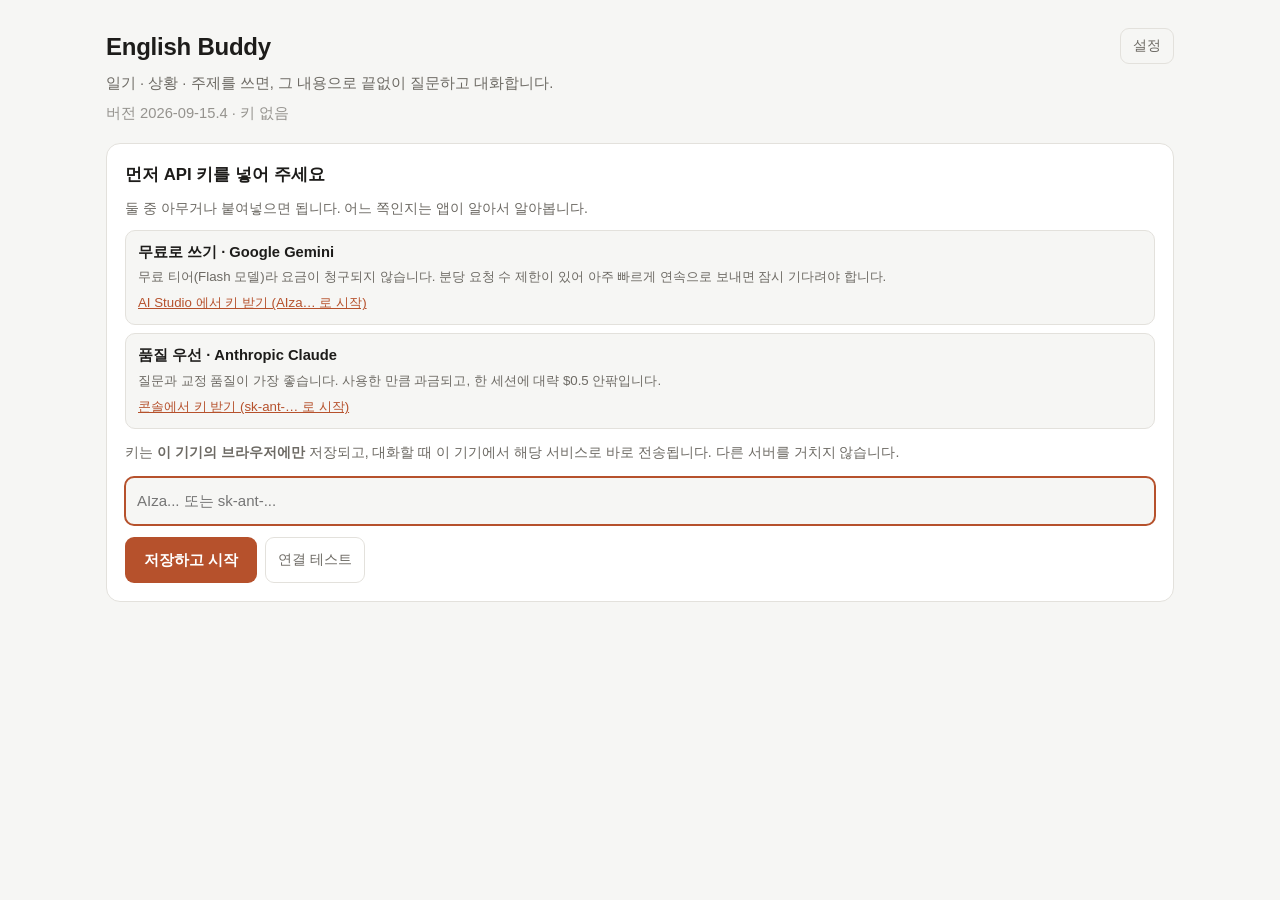
<file: index.html>
<!doctype html>
<html lang="ko">
<head>
  <meta charset="utf-8" />
  <meta name="viewport" content="width=device-width, initial-scale=1, viewport-fit=cover" />
  <title>English Buddy - 일기로 하는 영어회화</title>
  <link rel="manifest" href="manifest.webmanifest" />
  <meta name="theme-color" content="#b6512c" />
  <meta name="mobile-web-app-capable" content="yes" />
  <meta name="apple-mobile-web-app-capable" content="yes" />
  <meta name="apple-mobile-web-app-status-bar-style" content="default" />
  <meta name="apple-mobile-web-app-title" content="English Buddy" />
  <link rel="apple-touch-icon" href="icons/icon-192.png" />
  <link rel="icon" href="icons/icon-192.png" />
  <link rel="stylesheet" href="style.css" />
</head>
<body>
  <header class="topbar">
    <div>
      <h1>English Buddy</h1>
      <p>일기 · 상황 · 주제를 쓰면, 그 내용으로 끝없이 질문하고 대화합니다.</p>
      <p id="build" class="build"></p>
    </div>
    <button id="open-settings" class="ghost" hidden>설정</button>
  </header>

  <main>
    <!-- 0단계: API 키 (정적 호스팅에서 열었을 때만) -->
    <section id="keygate" class="card" hidden>
      <h2>먼저 API 키를 넣어 주세요</h2>
      <p class="hint">
        둘 중 아무거나 붙여넣으면 됩니다. 어느 쪽인지는 앱이 알아서 알아봅니다.
      </p>
      <ul class="provider-list">
        <li>
          <strong>무료로 쓰기 · Google Gemini</strong>
          <span>무료 티어(Flash 모델)라 요금이 청구되지 않습니다. 분당 요청 수 제한이 있어 아주 빠르게 연속으로 보내면 잠시 기다려야 합니다.</span>
          <a href="https://aistudio.google.com/apikey" target="_blank" rel="noopener">AI Studio 에서 키 받기 (AIza… 로 시작)</a>
        </li>
        <li>
          <strong>품질 우선 · Anthropic Claude</strong>
          <span>질문과 교정 품질이 가장 좋습니다. 사용한 만큼 과금되고, 한 세션에 대략 $0.5 안팎입니다.</span>
          <a href="https://console.anthropic.com/settings/keys" target="_blank" rel="noopener">콘솔에서 키 받기 (sk-ant-… 로 시작)</a>
        </li>
      </ul>
      <p class="hint">키는 <strong>이 기기의 브라우저에만</strong> 저장되고, 대화할 때 이 기기에서 해당 서비스로 바로 전송됩니다. 다른 서버를 거치지 않습니다.</p>
      <input id="apikey" type="password" inputmode="text" autocomplete="off" placeholder="AIza... 또는 sk-ant-..." />
      <div class="row gap">
        <button id="save-key" class="primary">저장하고 시작</button>
        <button id="test-key" class="ghost">연결 테스트</button>
        <button id="clear-key" class="ghost" hidden>저장된 키 지우기</button>
      </div>
      <p id="key-ok" class="ok" hidden></p>
      <p id="key-error" class="error" hidden></p>
    </section>

    <!-- 1단계: 시작 -->
    <section id="setup" class="card" hidden>
      <div class="row">
        <label>
          <span>무엇을 쓸까요?</span>
          <select id="mode">
            <option value="diary">오늘의 일기</option>
            <option value="situation">상황 설명</option>
            <option value="topic">주제 하나</option>
          </select>
        </label>
        <label>
          <span>내 레벨</span>
          <select id="level">
            <option value="beginner">초급</option>
            <option value="intermediate" selected>중급</option>
            <option value="advanced">고급</option>
          </select>
        </label>
      </div>
      <textarea id="seed" rows="7" placeholder="한국어로 써도 되고 영어로 써도 됩니다.&#10;예) 오늘 아침에 늦잠을 자서 회사에 지각했다. 팀장님이 아무 말도 안 했는데 그게 더 신경 쓰였다."></textarea>
      <button id="start" class="primary">대화 시작하기</button>
      <p id="setup-error" class="error" hidden></p>
    </section>

    <!-- 2단계: 대화 -->
    <section id="session" hidden>
      <div class="session-grid">
        <div class="chat-col card">
          <div class="summary-bar">
            <span id="summary"></span>
            <button id="review" class="ghost">복습 노트</button>
          </div>
          <div id="chat" class="chat"></div>
          <div class="composer">
            <textarea id="answer" rows="2" placeholder="영어로 답해 보세요. 막히면 한국어로 써도 영어 표현을 알려드립니다."></textarea>
            <button id="mic" class="mic" aria-pressed="false" title="말해서 답하기">🎙</button>
            <button id="send" class="primary">보내기</button>
          </div>
          <div class="voice-bar">
            <span id="mic-status" class="mic-status"></span>
            <label class="inline"><input type="checkbox" id="autoread" checked /> 자동으로 읽어주기</label>
            <label class="inline">말하기 속도
              <select id="rate">
                <option value="0.75">느리게</option>
                <option value="0.9" selected>보통</option>
                <option value="1.05">빠르게</option>
              </select>
            </label>
            <label class="inline">받아쓰기 언어
              <select id="stt-lang">
                <option value="en-US" selected>English</option>
                <option value="ko-KR">한국어</option>
              </select>
            </label>
          </div>
          <p id="chat-error" class="error" hidden></p>
        </div>

        <aside class="side-col card">
          <h2>질문 목록 <small id="qcount"></small></h2>
          <p class="hint">질문을 누르면 답변창에 옮겨집니다.</p>
          <div id="questions"></div>
          <h2>오늘의 표현</h2>
          <div id="vocab"></div>
        </aside>
      </div>
    </section>
  </main>

  <div id="modal" class="modal" hidden>
    <div class="modal-inner card">
      <button id="modal-close" class="ghost close">닫기</button>
      <div id="modal-body"></div>
    </div>
  </div>

  <script src="voice.js"></script>
  <script src="ai.js"></script>
  <script src="app.js"></script>
</body>
</html>
</file>
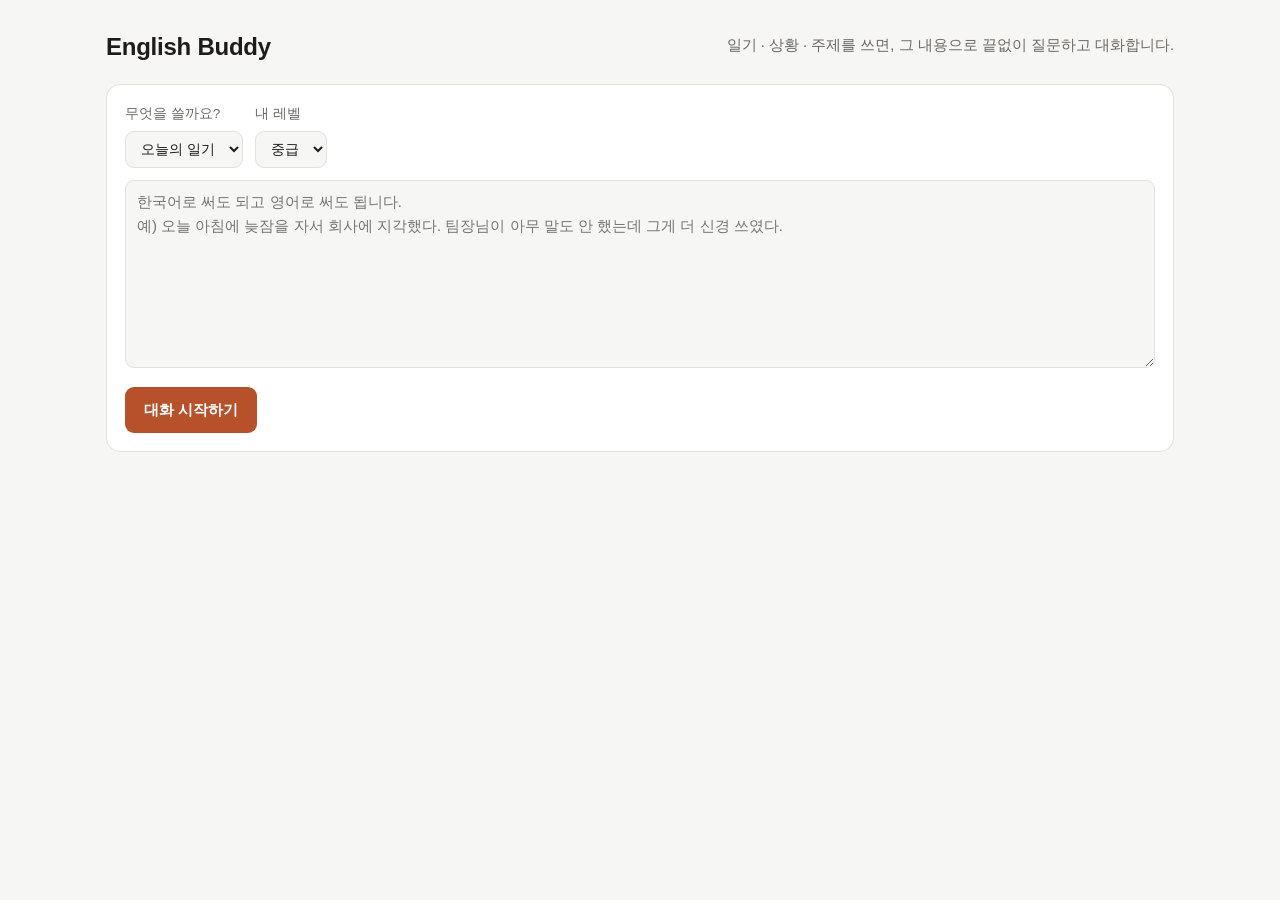
<file: english_buddy/static/index.html>
<!doctype html>
<html lang="ko">
<head>
  <meta charset="utf-8" />
  <meta name="viewport" content="width=device-width, initial-scale=1, viewport-fit=cover" />
  <title>English Buddy - 일기로 하는 영어회화</title>
  <link rel="icon" href="data:image/svg+xml,%3Csvg xmlns=%27http://www.w3.org/2000/svg%27 viewBox=%270 0 32 32%27%3E%3Ctext y=%2726%27 font-size=%2726%27%3E%F0%9F%97%A3%EF%B8%8F%3C/text%3E%3C/svg%3E" />
  <link rel="stylesheet" href="/style.css" />
</head>
<body>
  <header class="topbar">
    <h1>English Buddy</h1>
    <p>일기 · 상황 · 주제를 쓰면, 그 내용으로 끝없이 질문하고 대화합니다.</p>
  </header>

  <main>
    <!-- 1단계: 시작 -->
    <section id="setup" class="card">
      <div class="row">
        <label>
          <span>무엇을 쓸까요?</span>
          <select id="mode">
            <option value="diary">오늘의 일기</option>
            <option value="situation">상황 설명</option>
            <option value="topic">주제 하나</option>
          </select>
        </label>
        <label>
          <span>내 레벨</span>
          <select id="level">
            <option value="beginner">초급</option>
            <option value="intermediate" selected>중급</option>
            <option value="advanced">고급</option>
          </select>
        </label>
      </div>
      <textarea id="seed" rows="7" placeholder="한국어로 써도 되고 영어로 써도 됩니다.&#10;예) 오늘 아침에 늦잠을 자서 회사에 지각했다. 팀장님이 아무 말도 안 했는데 그게 더 신경 쓰였다."></textarea>
      <button id="start" class="primary">대화 시작하기</button>
      <p id="setup-error" class="error" hidden></p>
    </section>

    <!-- 2단계: 대화 -->
    <section id="session" hidden>
      <div class="session-grid">
        <div class="chat-col card">
          <div class="summary-bar">
            <span id="summary"></span>
            <button id="review" class="ghost">복습 노트</button>
          </div>
          <div id="chat" class="chat"></div>
          <div class="composer">
            <textarea id="answer" rows="2" placeholder="영어로 답해 보세요. 막히면 한국어로 써도 영어 표현을 알려드립니다."></textarea>
            <button id="mic" class="mic" aria-pressed="false" title="말해서 답하기">🎙</button>
            <button id="send" class="primary">보내기</button>
          </div>
          <div class="voice-bar">
            <span id="mic-status" class="mic-status"></span>
            <label class="inline"><input type="checkbox" id="autoread" checked /> 자동으로 읽어주기</label>
            <label class="inline">말하기 속도
              <select id="rate">
                <option value="0.75">느리게</option>
                <option value="0.9" selected>보통</option>
                <option value="1.05">빠르게</option>
              </select>
            </label>
            <label class="inline">받아쓰기 언어
              <select id="stt-lang">
                <option value="en-US" selected>English</option>
                <option value="ko-KR">한국어</option>
              </select>
            </label>
          </div>
          <p id="chat-error" class="error" hidden></p>
        </div>

        <aside class="side-col card">
          <h2>질문 목록 <small id="qcount"></small></h2>
          <p class="hint">질문을 누르면 답변창에 옮겨집니다.</p>
          <div id="questions"></div>
          <h2>오늘의 표현</h2>
          <div id="vocab"></div>
        </aside>
      </div>
    </section>
  </main>

  <div id="modal" class="modal" hidden>
    <div class="modal-inner card">
      <button id="modal-close" class="ghost close">닫기</button>
      <div id="modal-body"></div>
    </div>
  </div>

  <script src="/voice.js"></script>
  <script src="/app.js"></script>
</body>
</html>
</file>
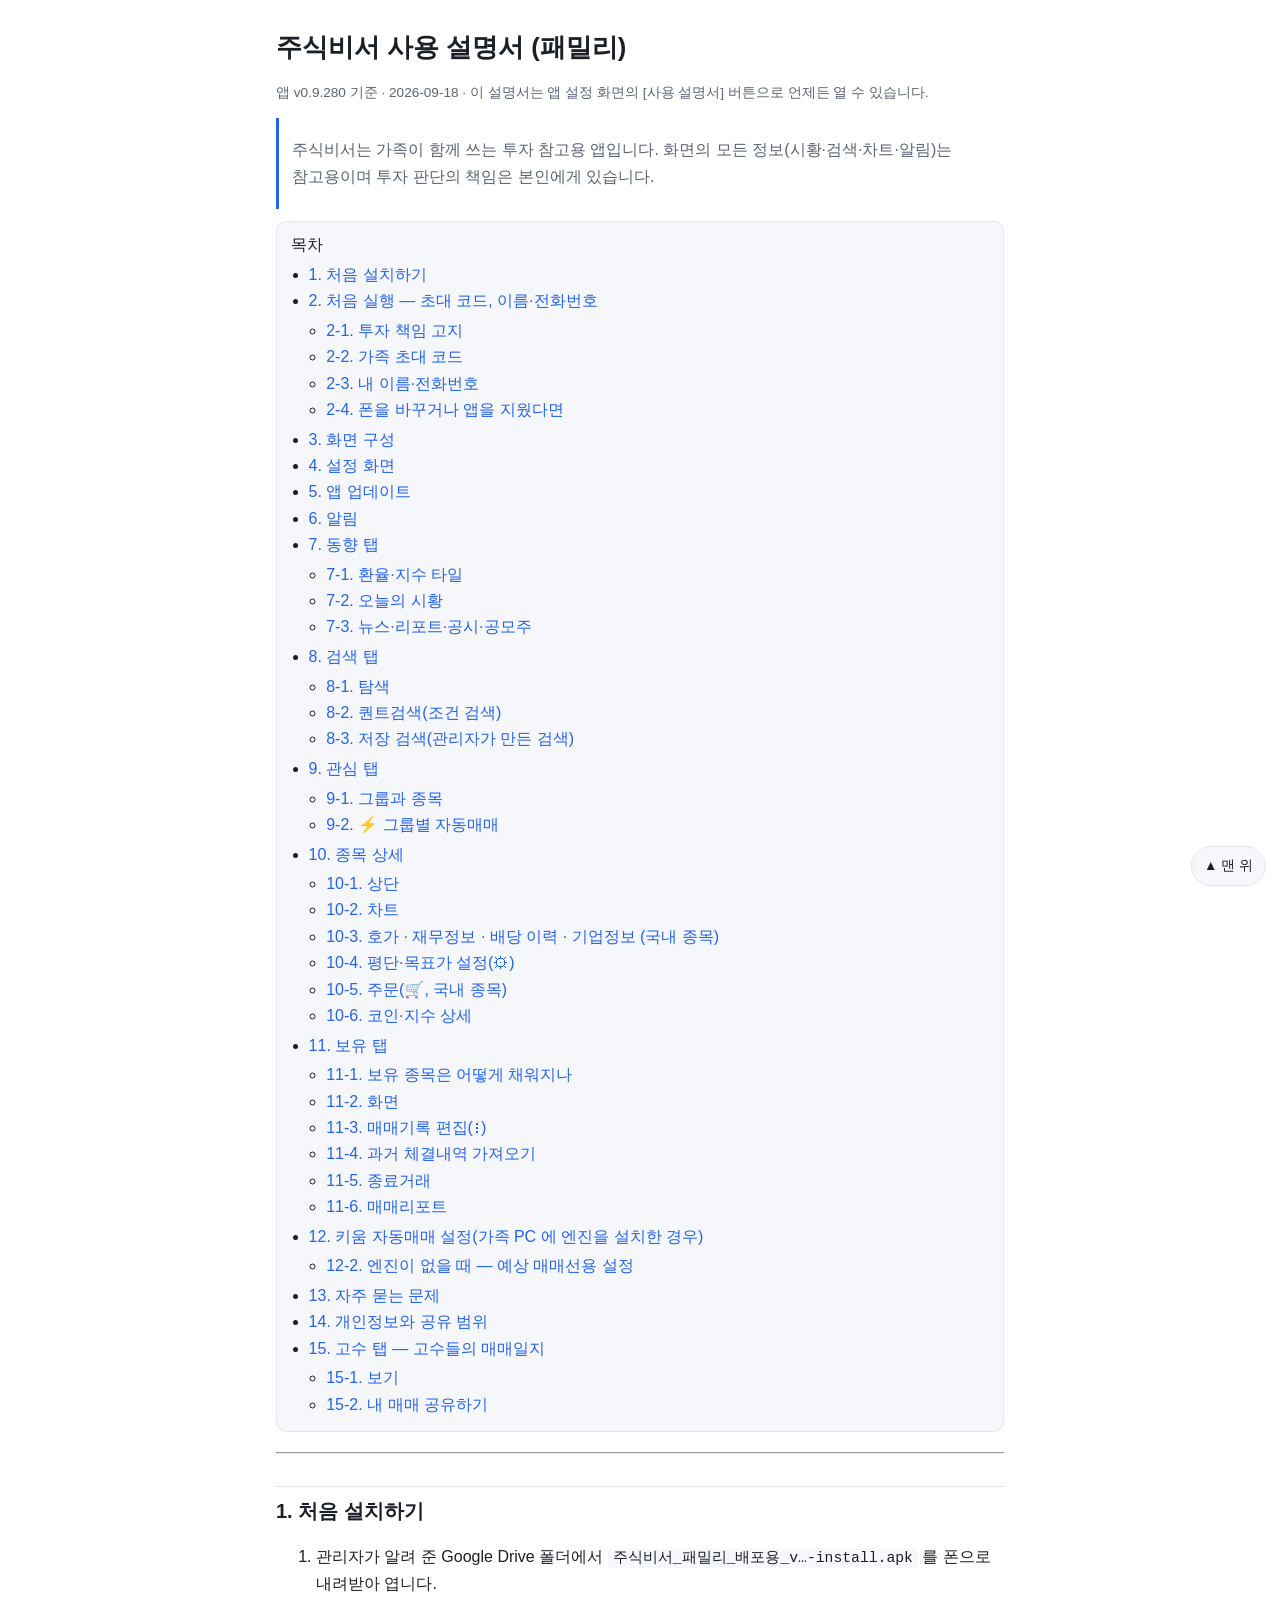
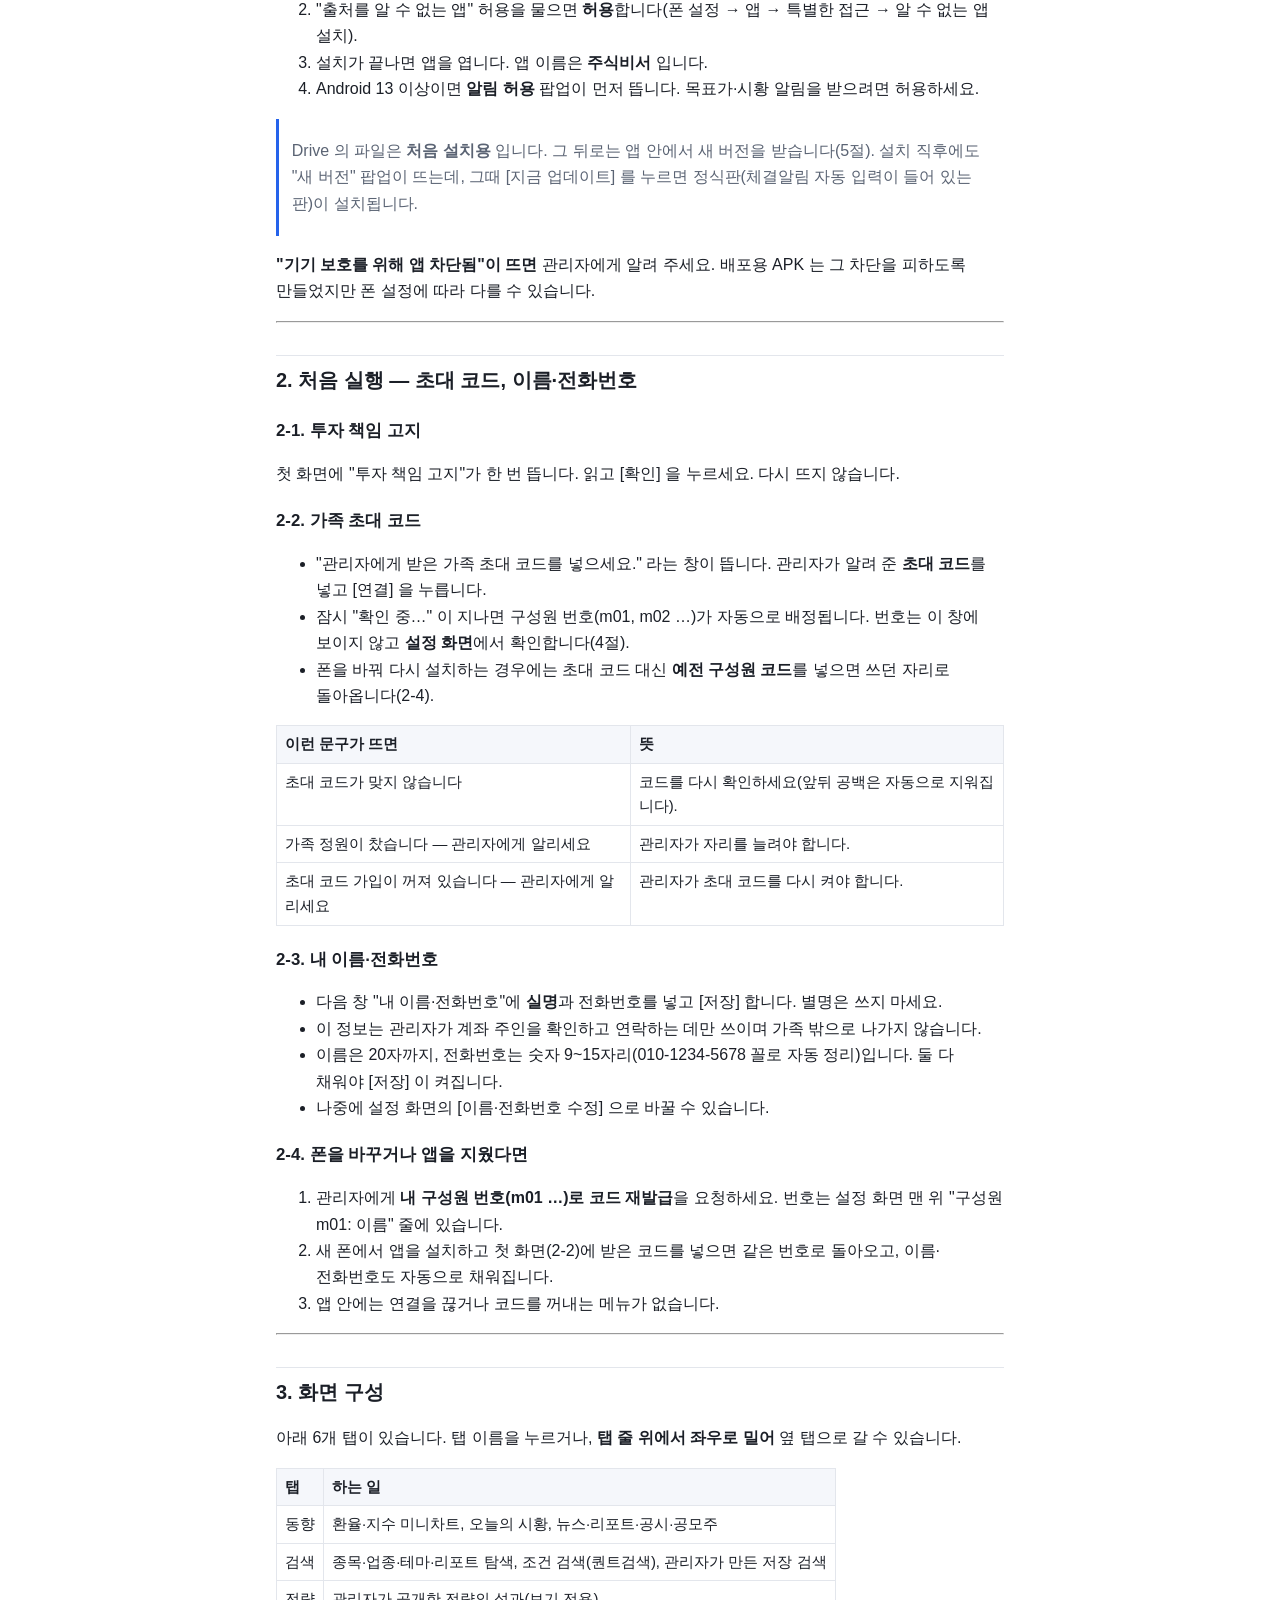
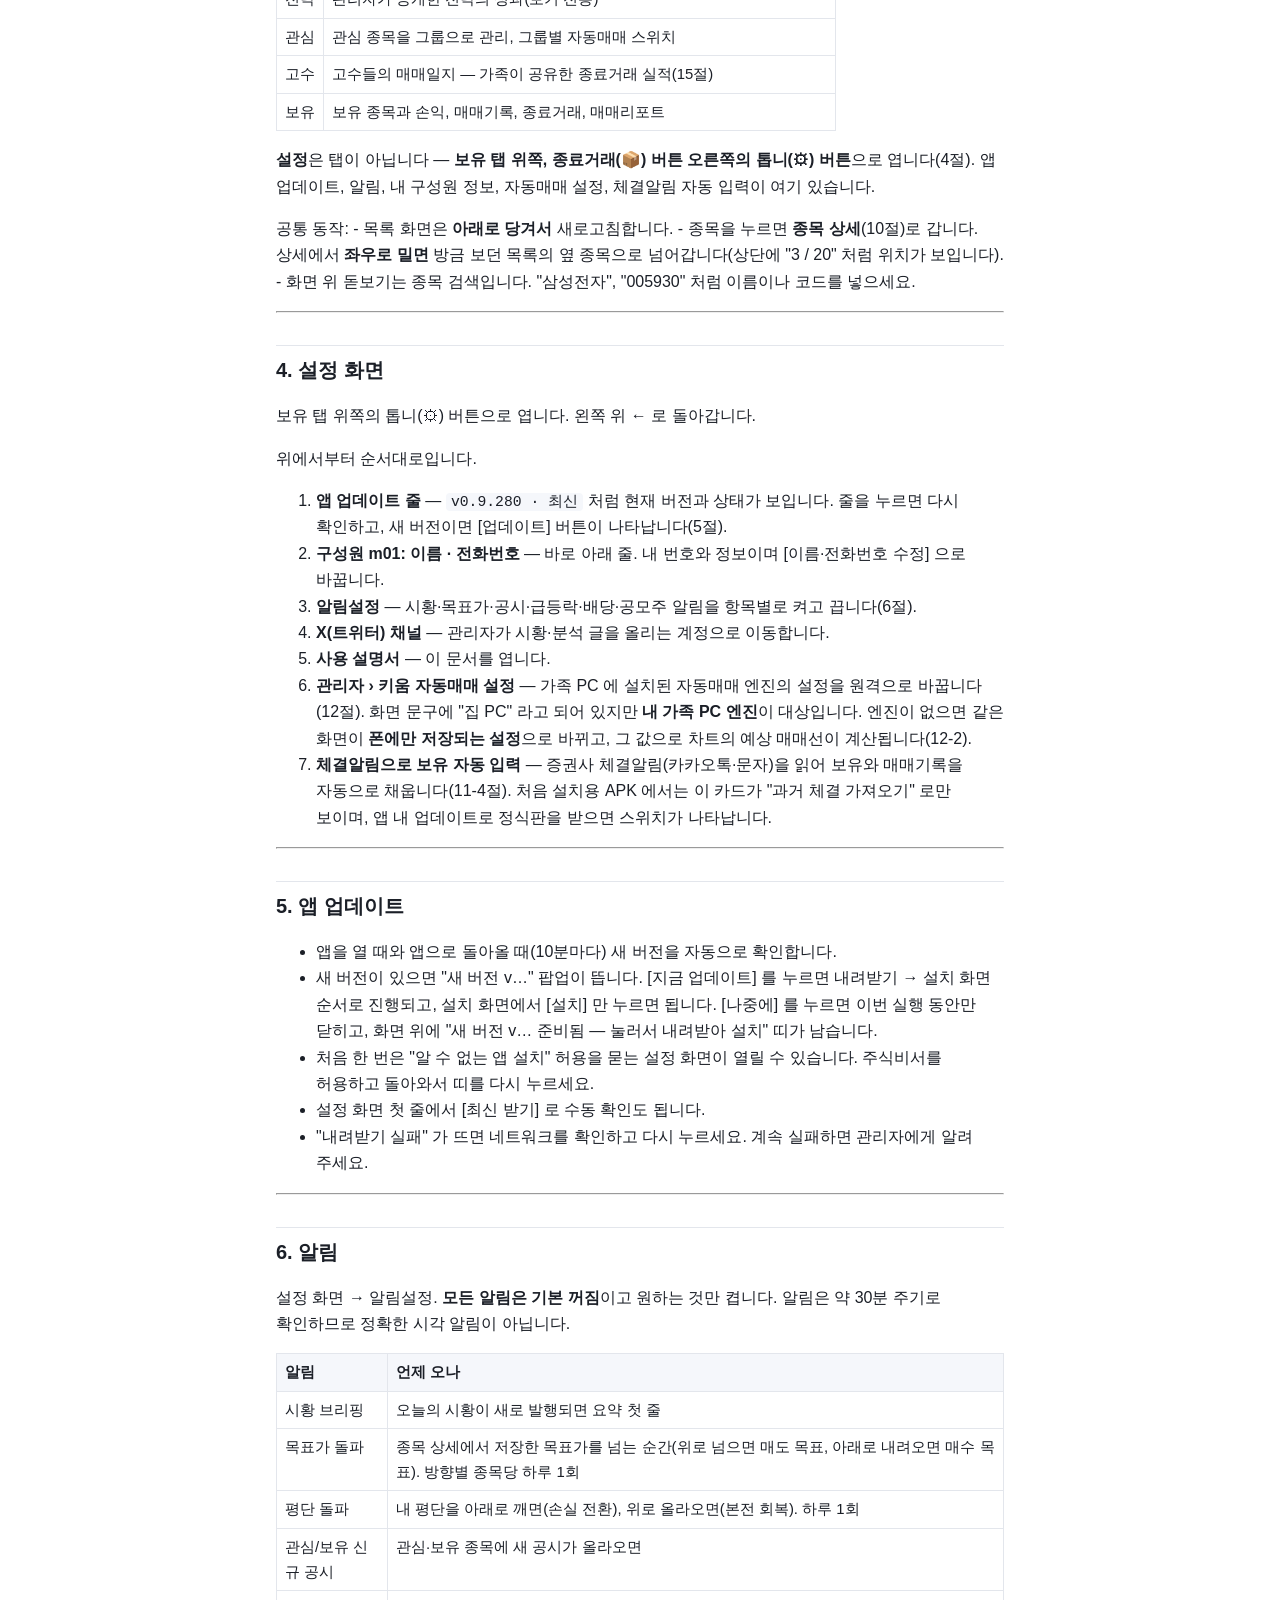
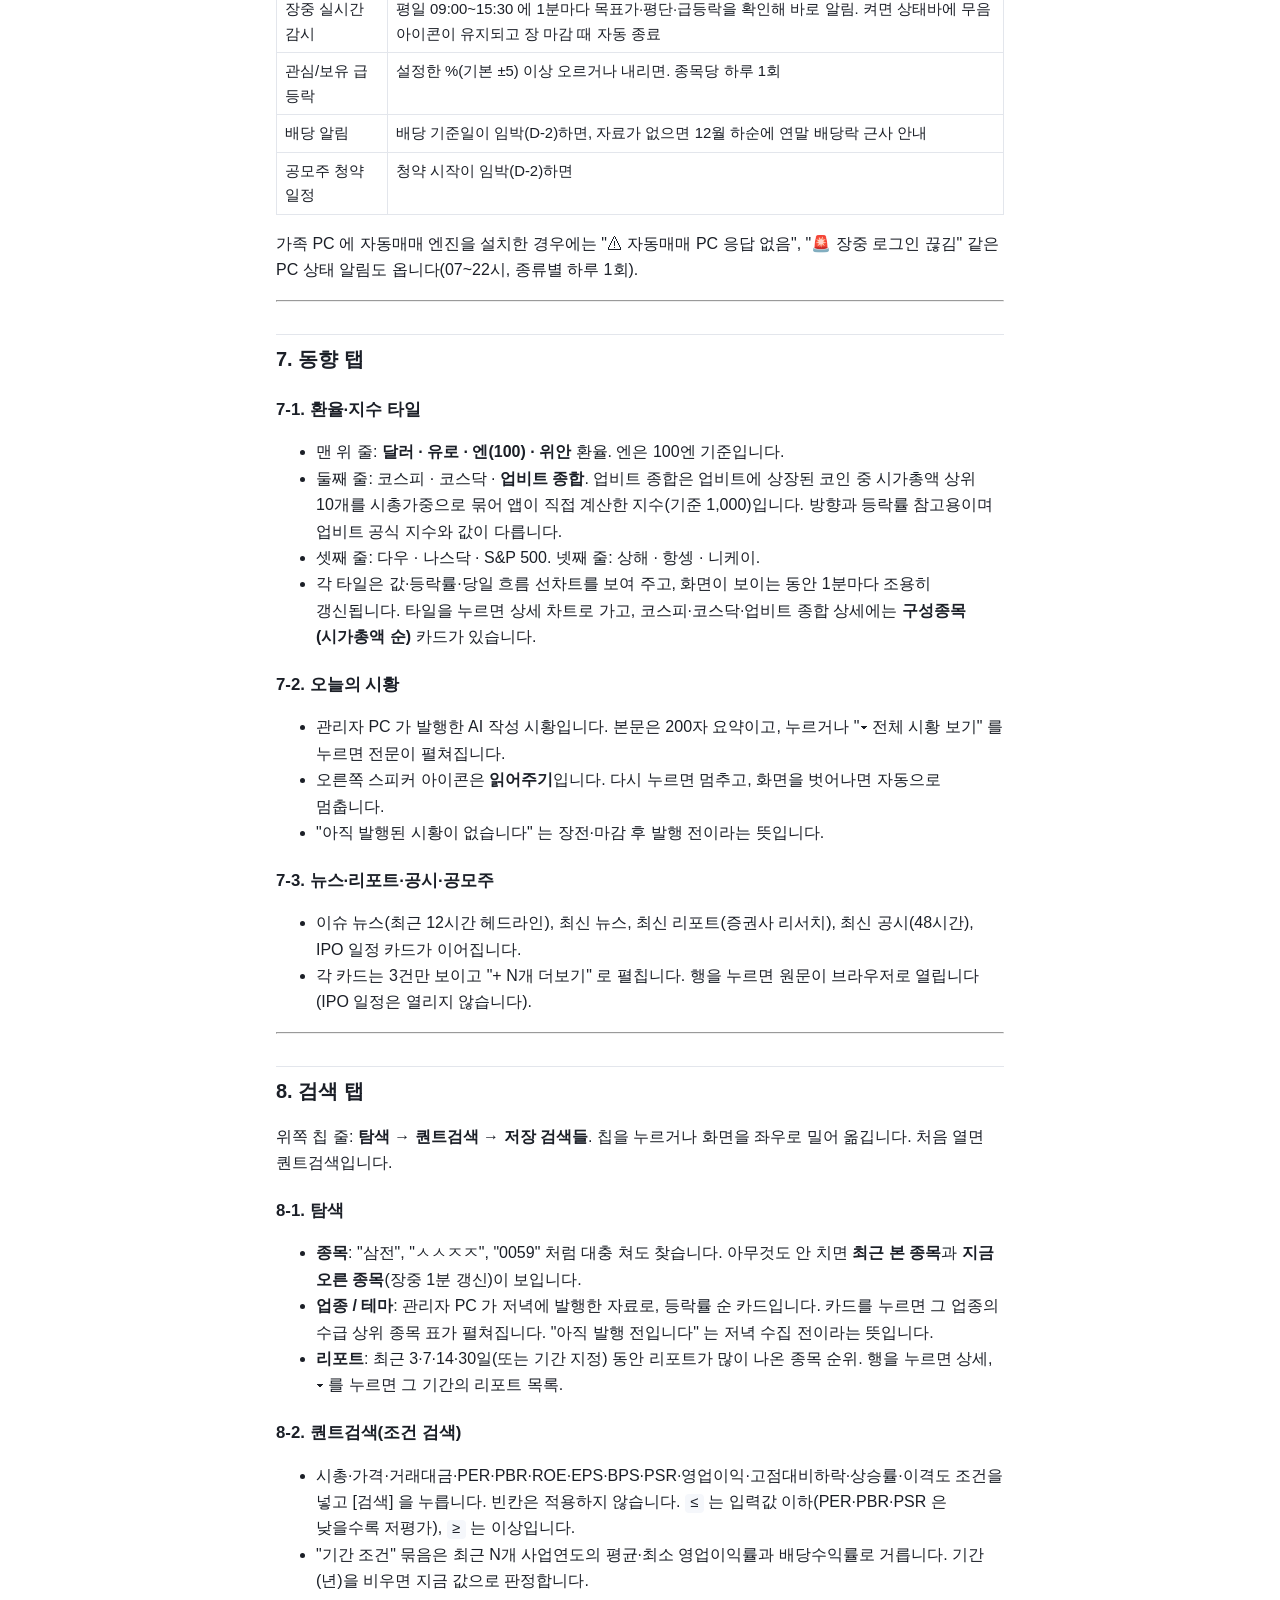
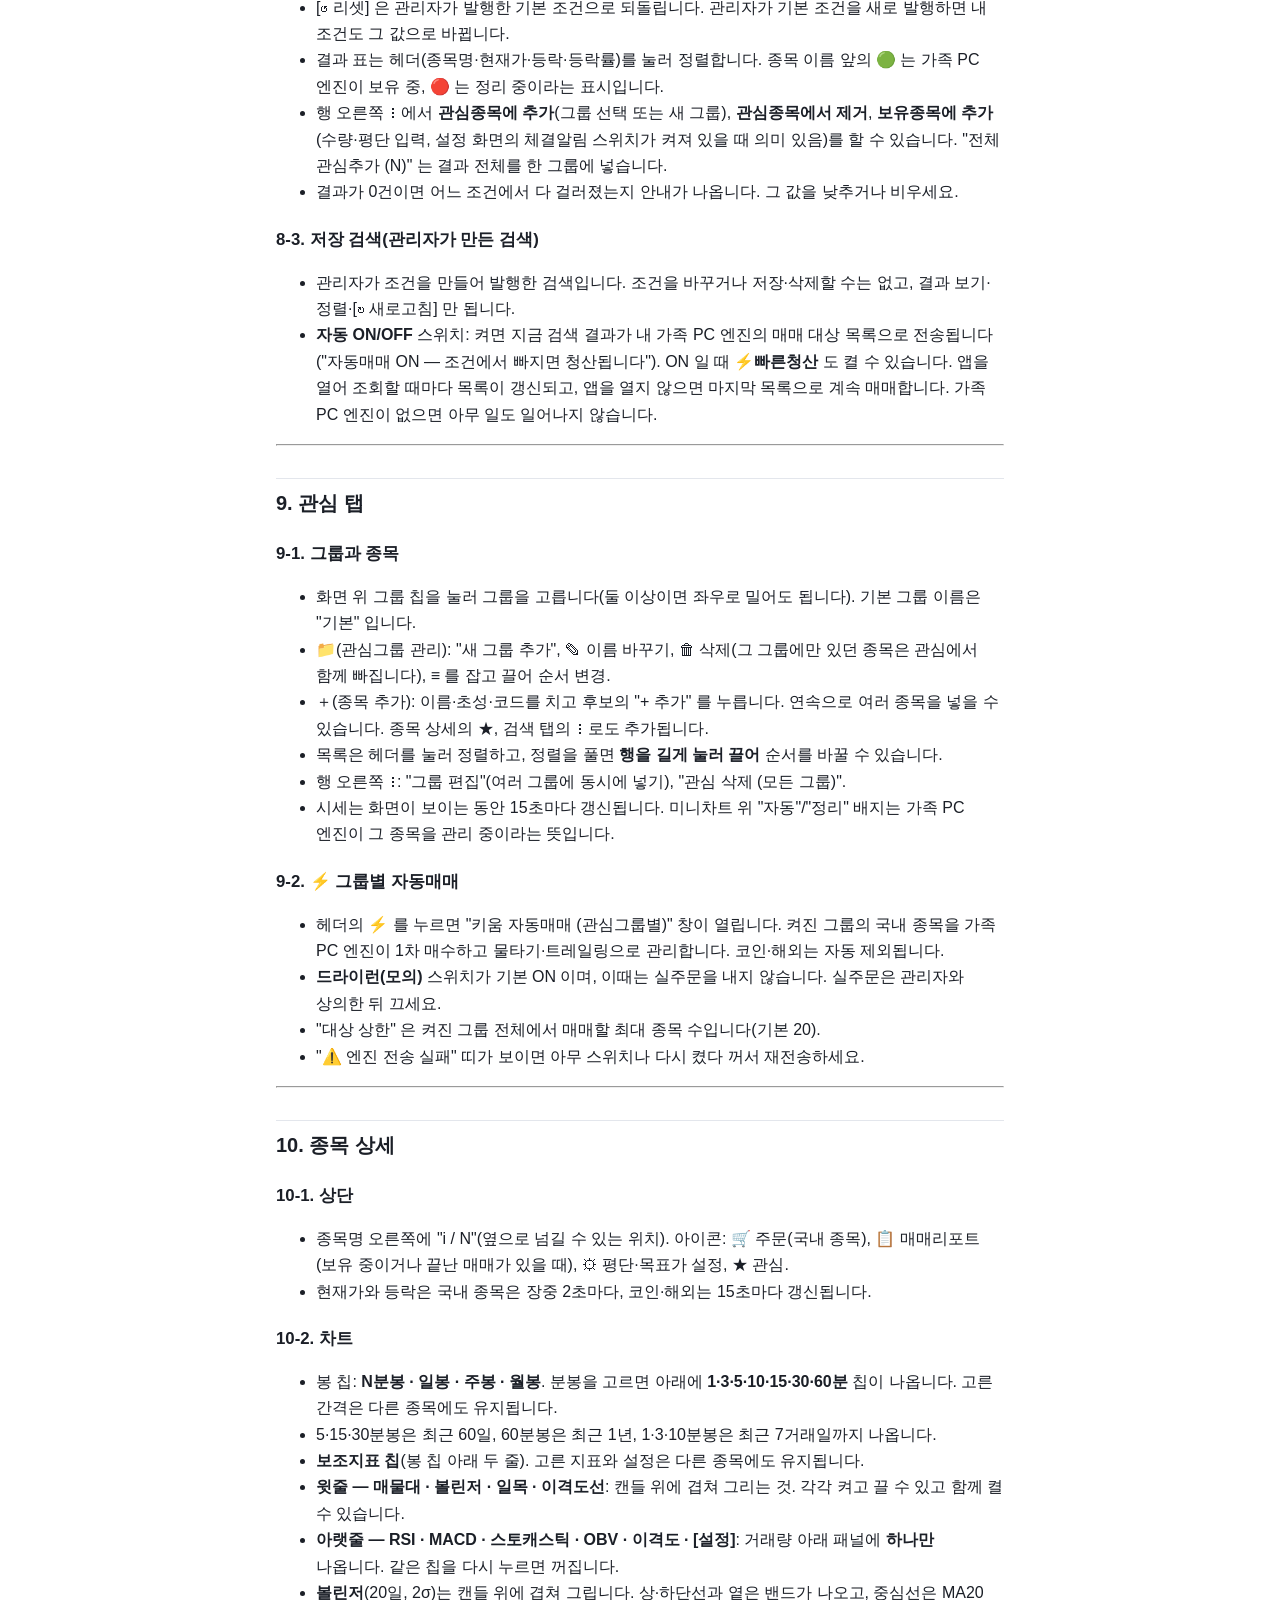
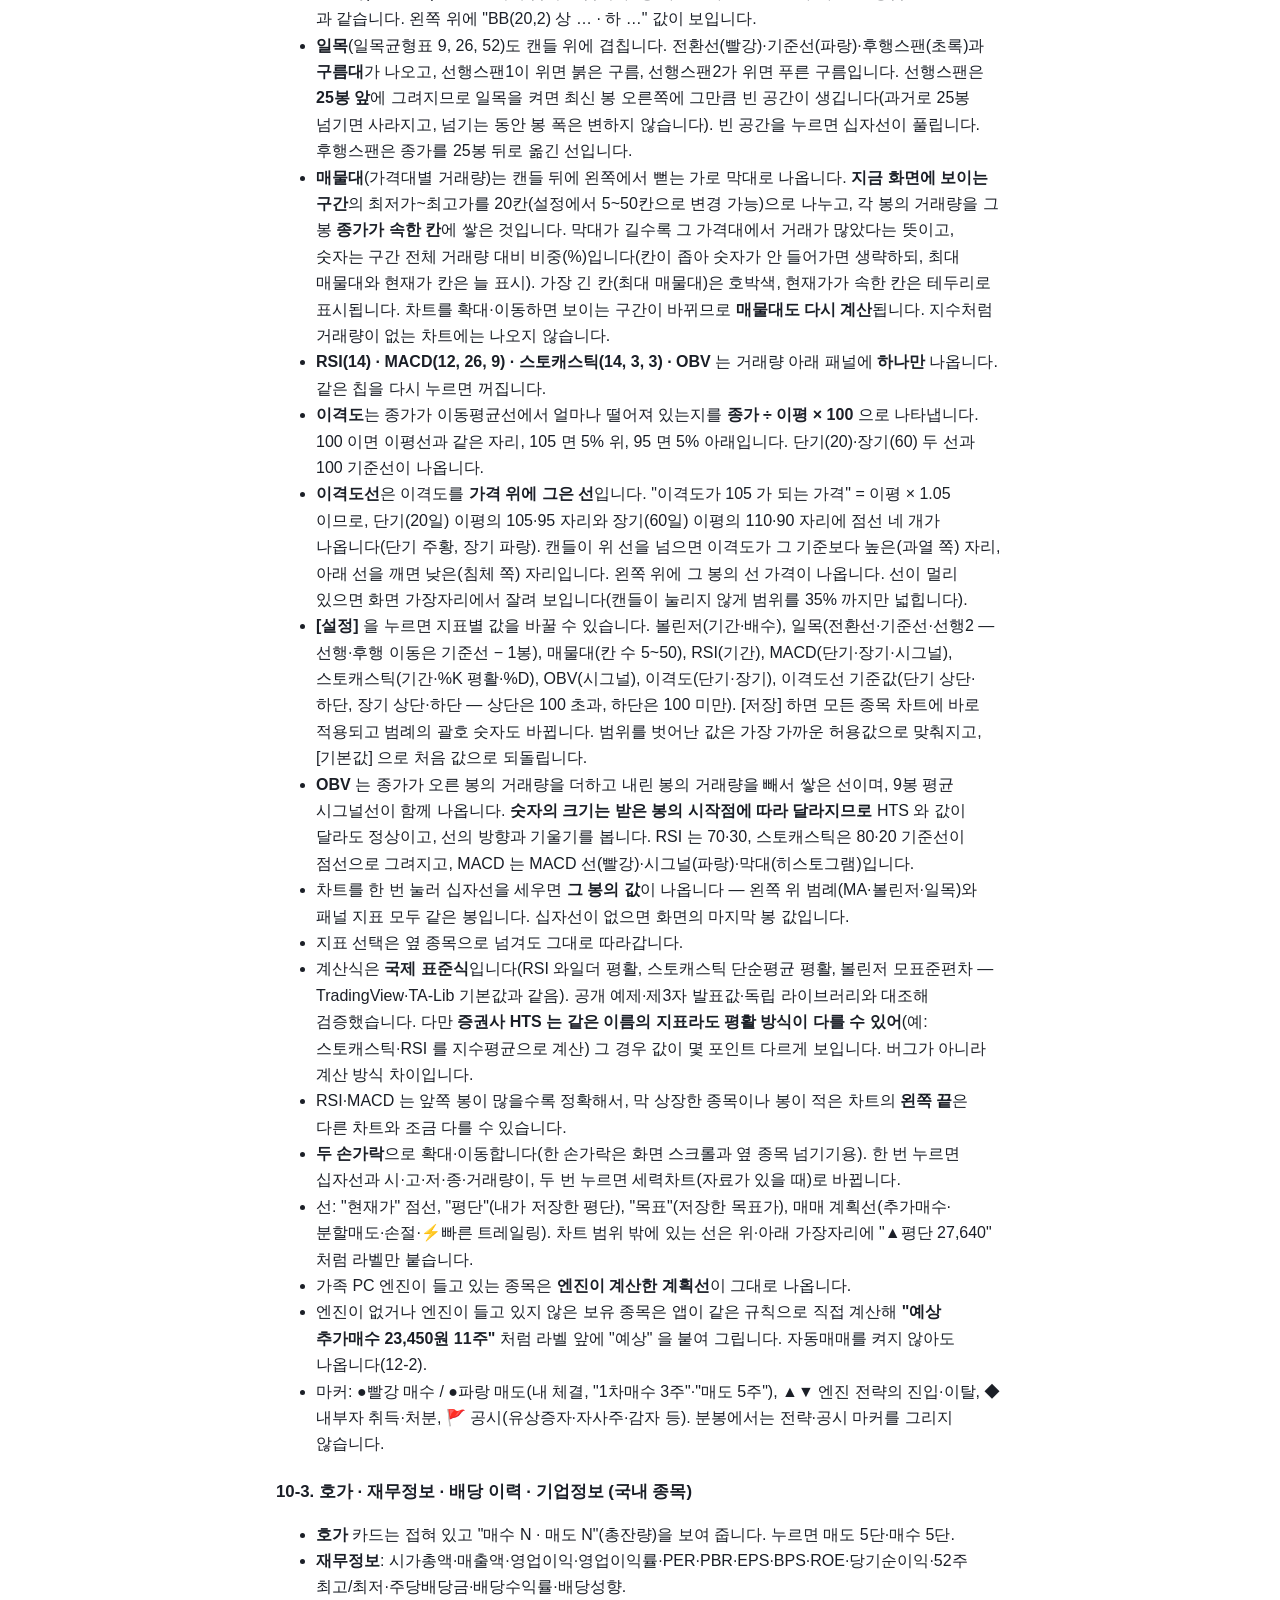
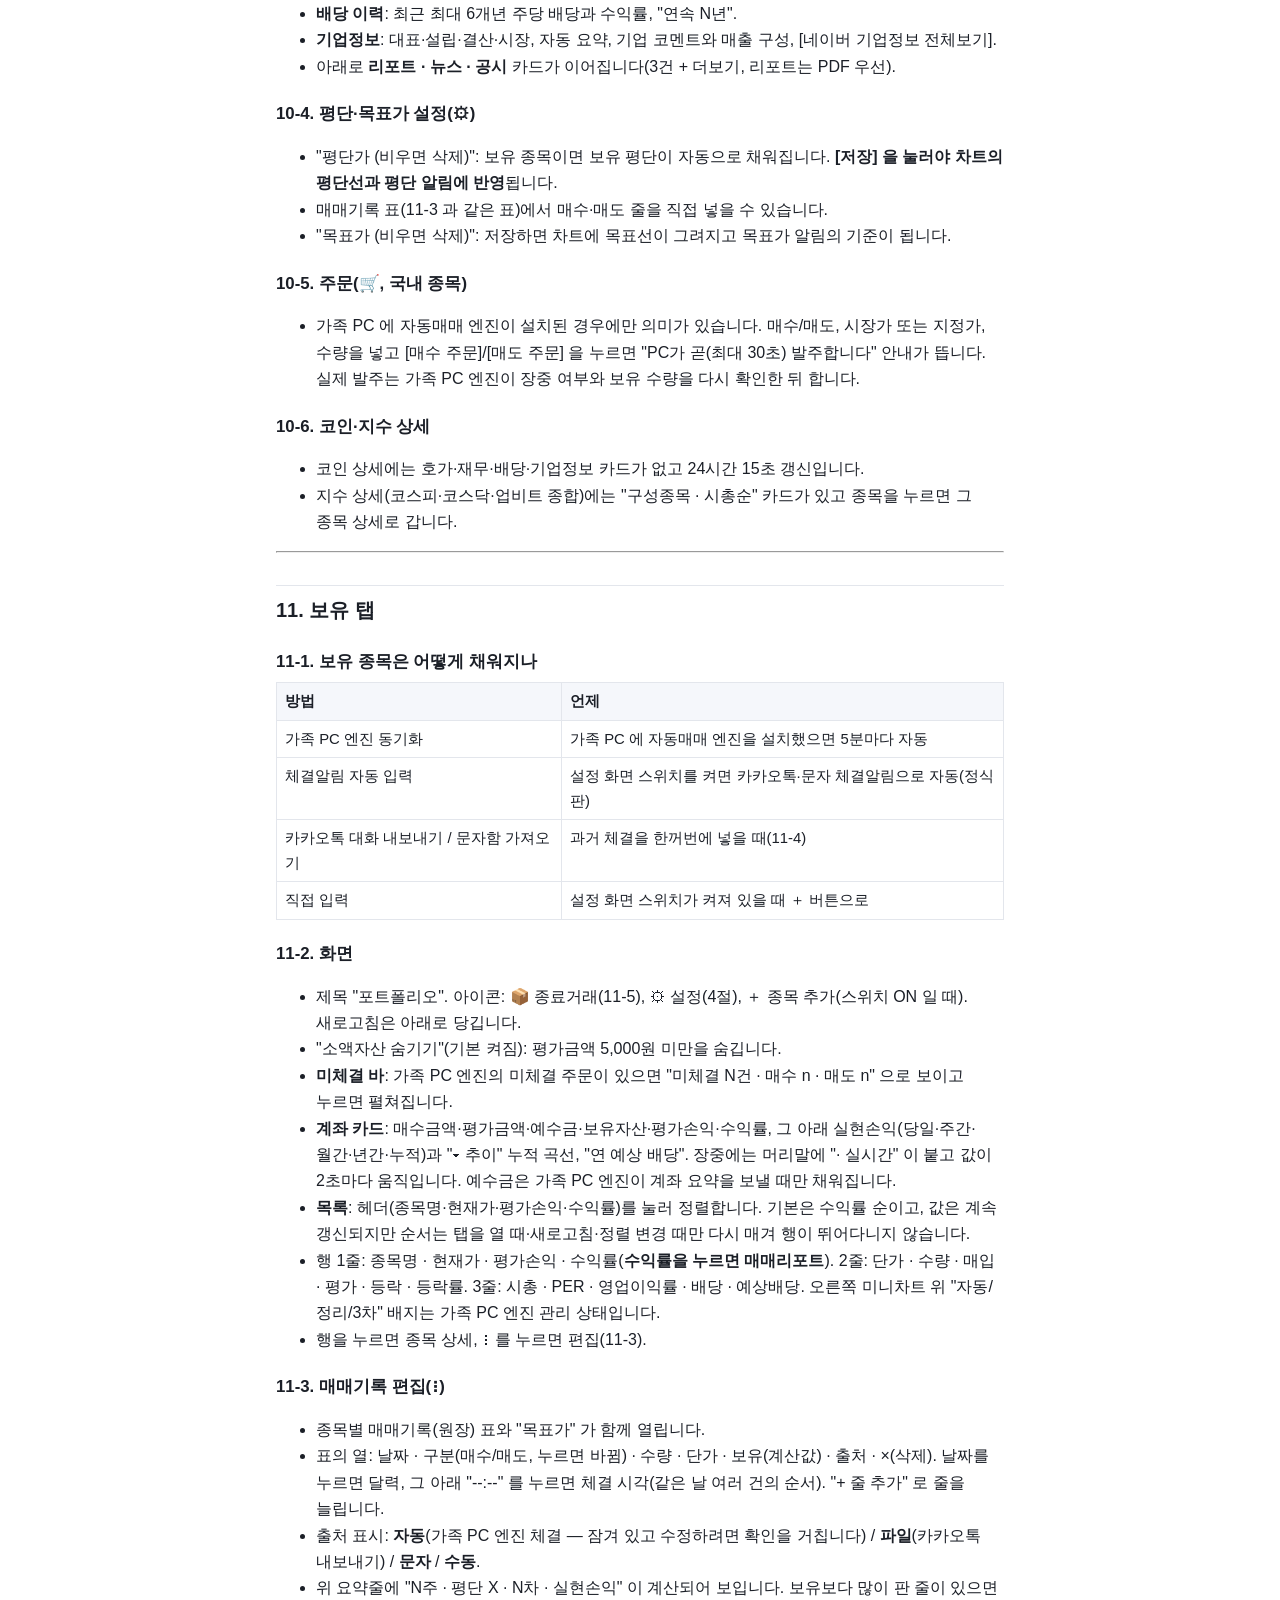
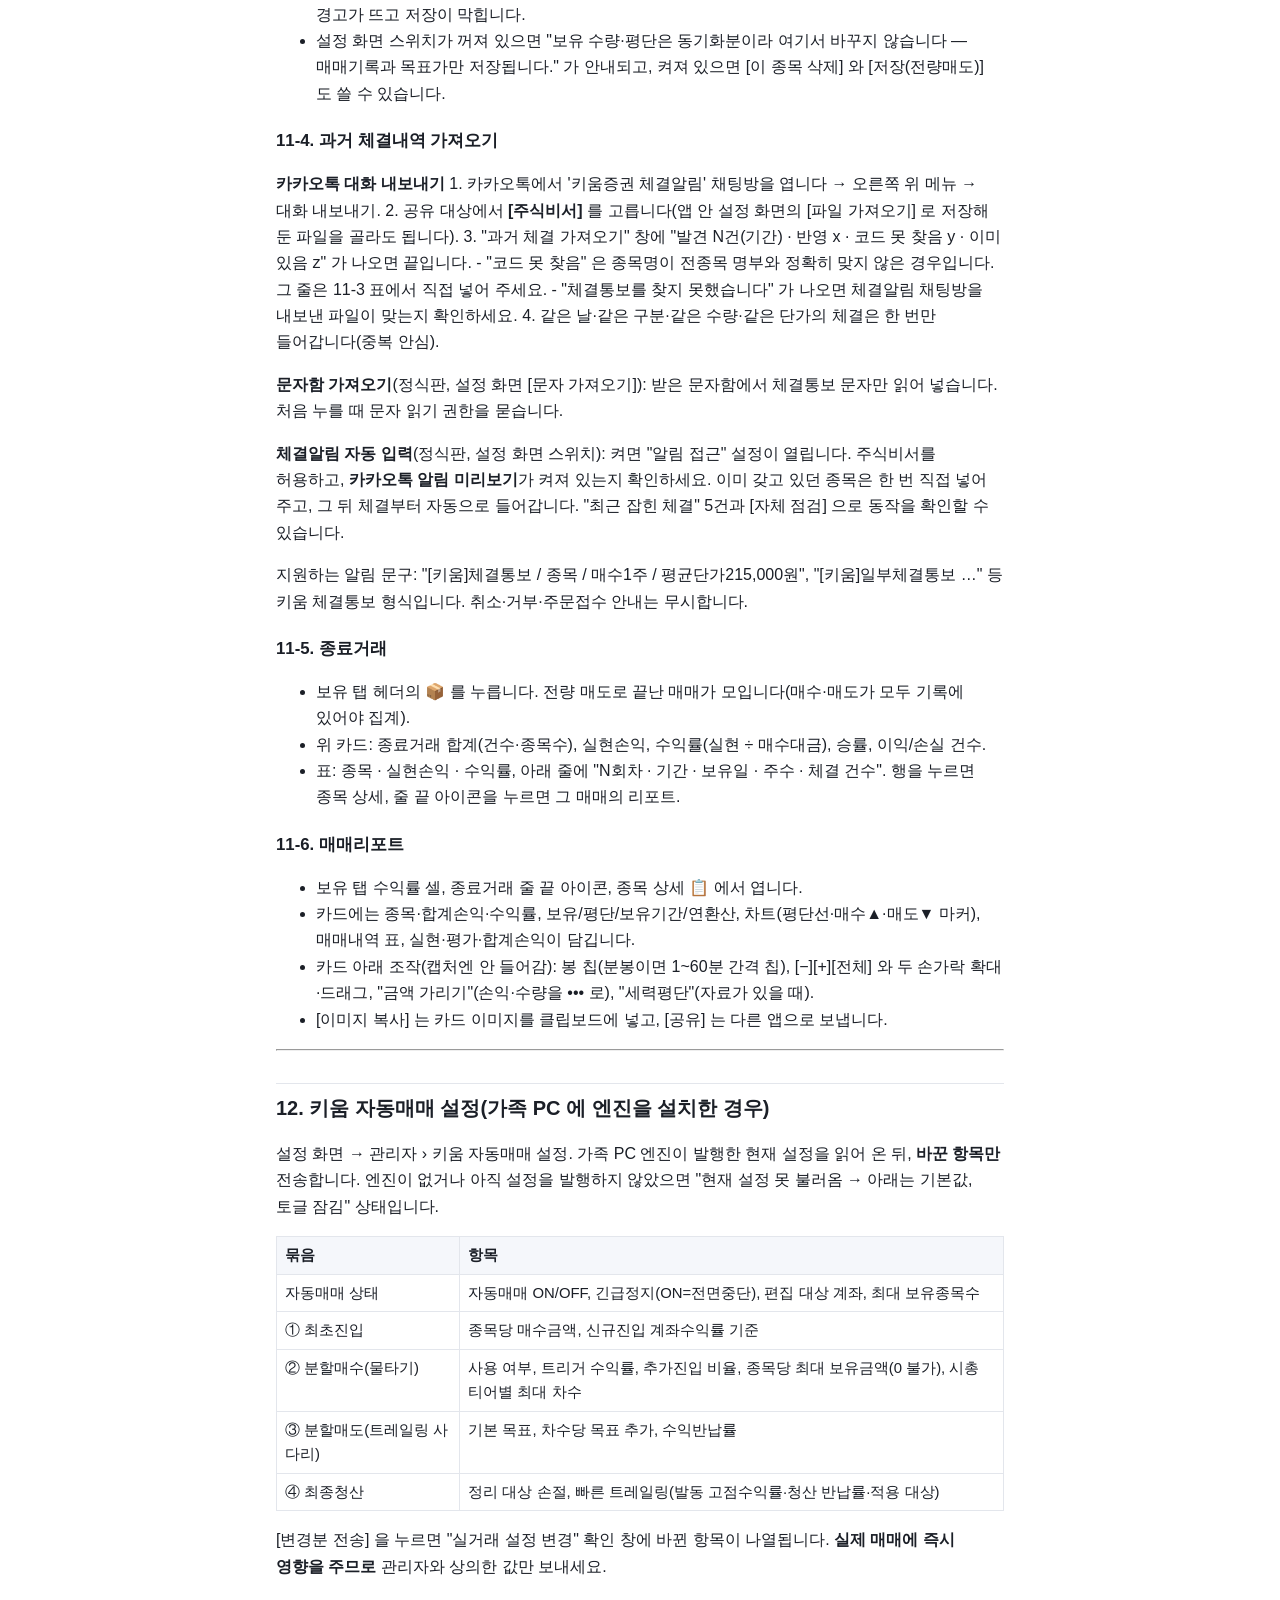
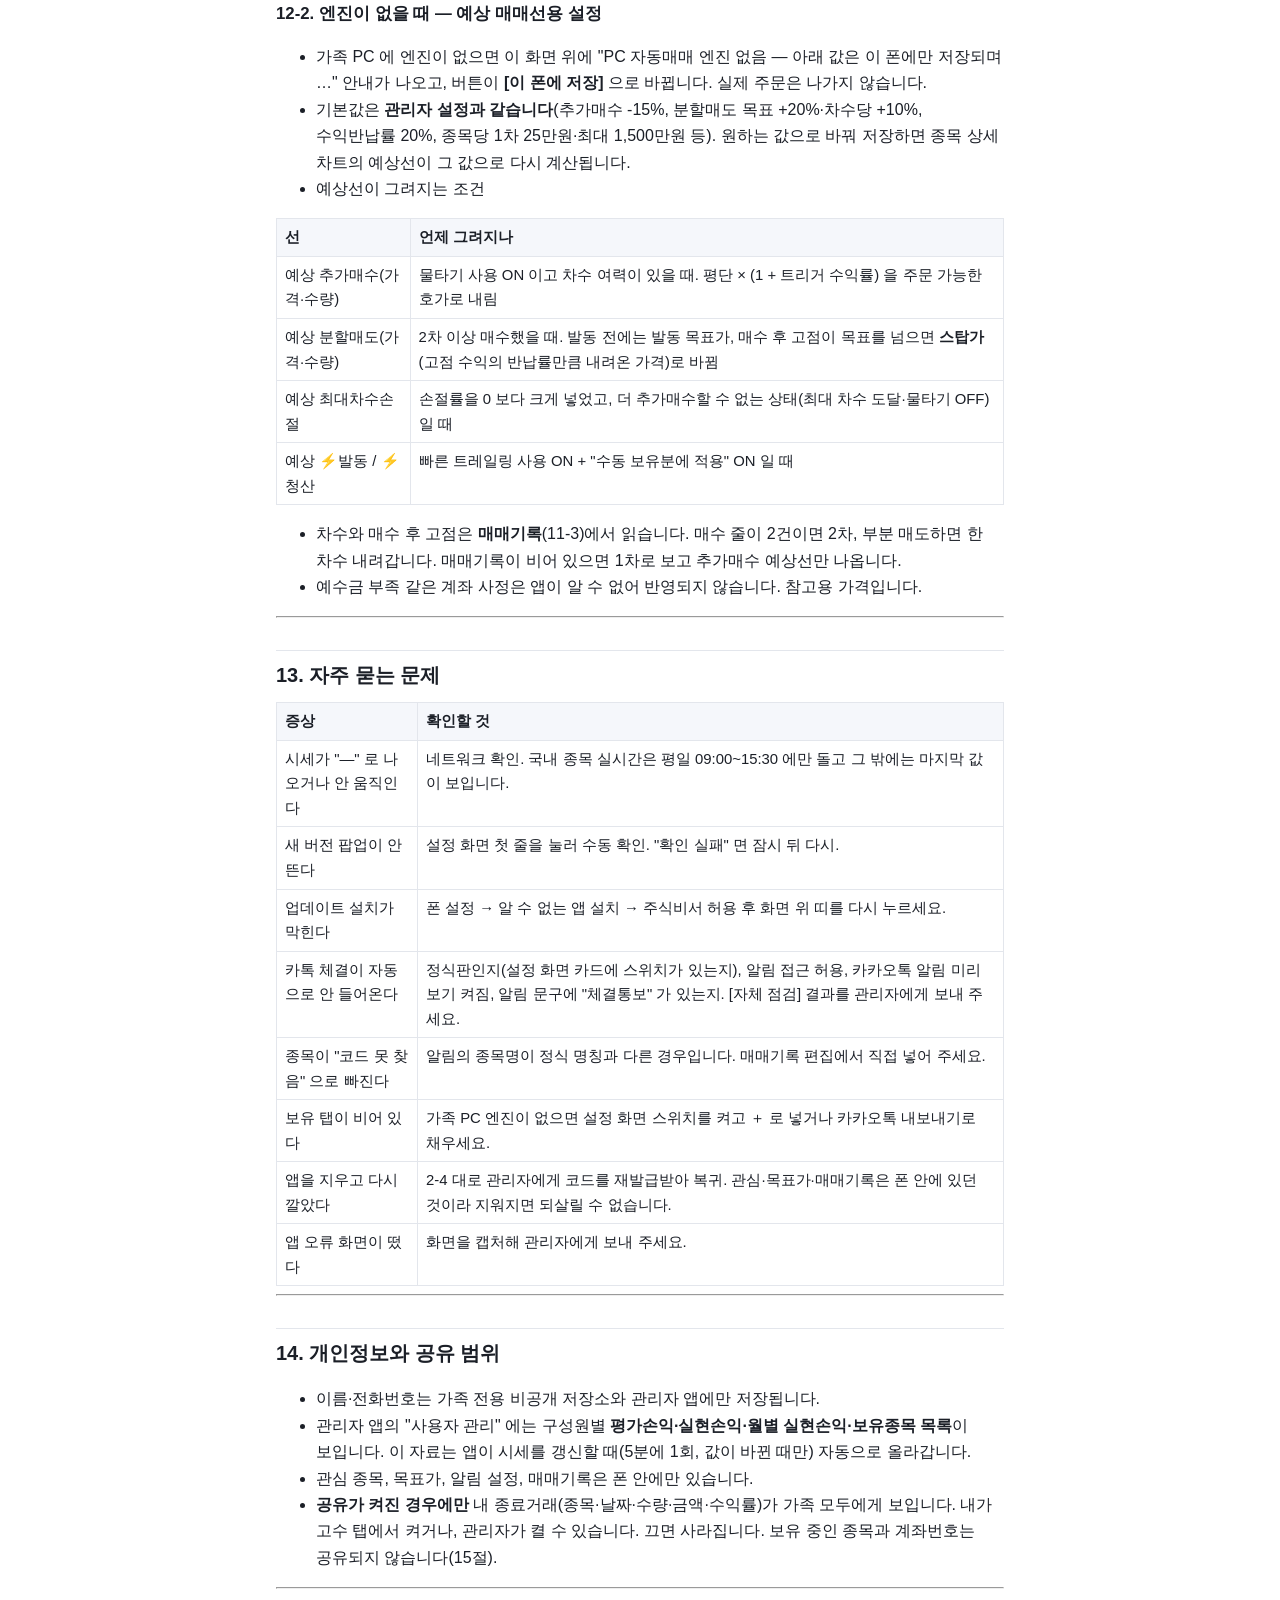
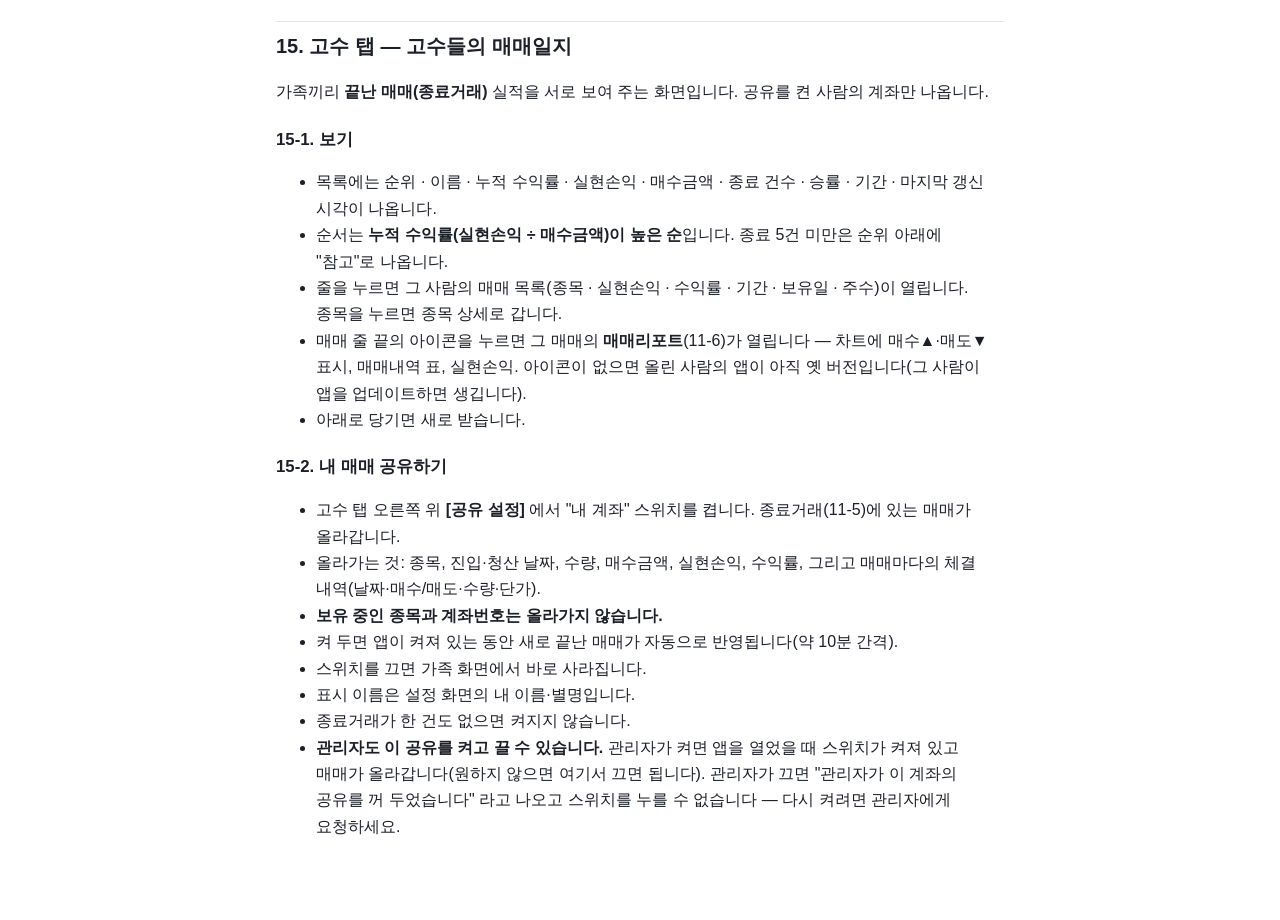
<file: manual/family/index.html>
<!DOCTYPE html>
<html lang="ko"><head><meta charset="utf-8"><meta name="viewport" content="width=device-width,initial-scale=1">
<title>주식비서 사용 설명서 (패밀리)</title><meta name="robots" content="noindex"><style>
:root{--bg:#0f1115;--fg:#e8ebf0;--muted:#9aa3b2;--line:#2a2f3a;--acc:#6ea8fe;--card:#161a22}
@media (prefers-color-scheme: light){:root{--bg:#fff;--fg:#1b1f27;--muted:#5b6474;--line:#e3e6ec;--acc:#2563eb;--card:#f5f7fb}}
*{box-sizing:border-box}body{margin:0;background:var(--bg);color:var(--fg);font:16px/1.65 -apple-system,"Noto Sans KR","Malgun Gothic",sans-serif}
main{max-width:760px;margin:0 auto;padding:16px 16px 64px}h1{font-size:1.6em;margin:.4em 0 .2em}h2{font-size:1.25em;margin:1.6em 0 .5em;padding-top:.4em;border-top:1px solid var(--line)}
h3{font-size:1.05em;margin:1.2em 0 .4em}p,li{word-break:keep-all}code{background:var(--card);padding:.1em .35em;border-radius:4px;font-size:.92em}
pre{background:var(--card);padding:10px;border-radius:8px;overflow:auto}table{border-collapse:collapse;width:100%;font-size:.93em;display:block;overflow-x:auto}
th,td{border:1px solid var(--line);padding:6px 8px;text-align:left;vertical-align:top}th{background:var(--card)}
.toc{background:var(--card);border:1px solid var(--line);border-radius:10px;padding:10px 14px;margin:12px 0 20px}.toc ul{margin:.2em 0;padding-left:1.1em}.toc a{color:var(--acc);text-decoration:none}
blockquote{border-left:3px solid var(--acc);margin:.6em 0;padding:.2em .8em;color:var(--muted)}.meta{color:var(--muted);font-size:.85em}
a{color:var(--acc)}img{max-width:100%;border-radius:8px;border:1px solid var(--line)}kbd{border:1px solid var(--line);border-bottom-width:2px;border-radius:4px;padding:0 .3em;font-size:.9em}
.top{position:fixed;right:14px;bottom:14px;background:var(--card);border:1px solid var(--line);border-radius:999px;padding:8px 12px;font-size:.85em;text-decoration:none;color:var(--fg)}
</style></head>
<body><main>
<a id="top"></a><h1 id="_1">주식비서 사용 설명서 (패밀리)</h1>
<p class="meta">앱 v0.9.280 기준 · 2026-09-18 · 이 설명서는 앱 설정 화면의 [사용 설명서] 버튼으로 언제든 열 수 있습니다.</p>

<blockquote>
<p>주식비서는 가족이 함께 쓰는 투자 참고용 앱입니다. 화면의 모든 정보(시황·검색·차트·알림)는 참고용이며 투자 판단의 책임은 본인에게 있습니다.</p>
</blockquote>
<div class="toc"><span class="toctitle">목차</span><ul>
<li><a href="#1">1. 처음 설치하기</a></li>
<li><a href="#2">2. 처음 실행 — 초대 코드, 이름·전화번호</a><ul>
<li><a href="#2-1">2-1. 투자 책임 고지</a></li>
<li><a href="#2-2">2-2. 가족 초대 코드</a></li>
<li><a href="#2-3">2-3. 내 이름·전화번호</a></li>
<li><a href="#2-4">2-4. 폰을 바꾸거나 앱을 지웠다면</a></li>
</ul>
</li>
<li><a href="#3">3. 화면 구성</a></li>
<li><a href="#4">4. 설정 화면</a></li>
<li><a href="#5">5. 앱 업데이트</a></li>
<li><a href="#6">6. 알림</a></li>
<li><a href="#7">7. 동향 탭</a><ul>
<li><a href="#7-1">7-1. 환율·지수 타일</a></li>
<li><a href="#7-2">7-2. 오늘의 시황</a></li>
<li><a href="#7-3">7-3. 뉴스·리포트·공시·공모주</a></li>
</ul>
</li>
<li><a href="#8">8. 검색 탭</a><ul>
<li><a href="#8-1">8-1. 탐색</a></li>
<li><a href="#8-2">8-2. 퀀트검색(조건 검색)</a></li>
<li><a href="#8-3">8-3. 저장 검색(관리자가 만든 검색)</a></li>
</ul>
</li>
<li><a href="#9">9. 관심 탭</a><ul>
<li><a href="#9-1">9-1. 그룹과 종목</a></li>
<li><a href="#9-2">9-2. ⚡ 그룹별 자동매매</a></li>
</ul>
</li>
<li><a href="#10">10. 종목 상세</a><ul>
<li><a href="#10-1">10-1. 상단</a></li>
<li><a href="#10-2">10-2. 차트</a></li>
<li><a href="#10-3">10-3. 호가 · 재무정보 · 배당 이력 · 기업정보 (국내 종목)</a></li>
<li><a href="#10-4">10-4. 평단·목표가 설정(⚙)</a></li>
<li><a href="#10-5">10-5. 주문(🛒, 국내 종목)</a></li>
<li><a href="#10-6">10-6. 코인·지수 상세</a></li>
</ul>
</li>
<li><a href="#11">11. 보유 탭</a><ul>
<li><a href="#11-1">11-1. 보유 종목은 어떻게 채워지나</a></li>
<li><a href="#11-2">11-2. 화면</a></li>
<li><a href="#11-3">11-3. 매매기록 편집(⋮)</a></li>
<li><a href="#11-4">11-4. 과거 체결내역 가져오기</a></li>
<li><a href="#11-5">11-5. 종료거래</a></li>
<li><a href="#11-6">11-6. 매매리포트</a></li>
</ul>
</li>
<li><a href="#12-pc">12. 키움 자동매매 설정(가족 PC 에 엔진을 설치한 경우)</a><ul>
<li><a href="#12-2">12-2. 엔진이 없을 때 — 예상 매매선용 설정</a></li>
</ul>
</li>
<li><a href="#13">13. 자주 묻는 문제</a></li>
<li><a href="#14">14. 개인정보와 공유 범위</a></li>
<li><a href="#15">15. 고수 탭 — 고수들의 매매일지</a><ul>
<li><a href="#15-1">15-1. 보기</a></li>
<li><a href="#15-2">15-2. 내 매매 공유하기</a></li>
</ul>
</li>
</ul>
</div>
<hr />
<h2 id="1">1. 처음 설치하기</h2>
<ol>
<li>관리자가 알려 준 Google Drive 폴더에서 <code>주식비서_패밀리_배포용_v…-install.apk</code> 를 폰으로 내려받아 엽니다.</li>
<li>"출처를 알 수 없는 앱" 허용을 물으면 <strong>허용</strong>합니다(폰 설정 → 앱 → 특별한 접근 → 알 수 없는 앱 설치).</li>
<li>설치가 끝나면 앱을 엽니다. 앱 이름은 <strong>주식비서</strong> 입니다.</li>
<li>Android 13 이상이면 <strong>알림 허용</strong> 팝업이 먼저 뜹니다. 목표가·시황 알림을 받으려면 허용하세요.</li>
</ol>
<blockquote>
<p>Drive 의 파일은 <strong>처음 설치용</strong> 입니다. 그 뒤로는 앱 안에서 새 버전을 받습니다(5절). 설치 직후에도 "새 버전" 팝업이 뜨는데, 그때 [지금 업데이트] 를 누르면 정식판(체결알림 자동 입력이 들어 있는 판)이 설치됩니다.</p>
</blockquote>
<p><strong>"기기 보호를 위해 앱 차단됨"이 뜨면</strong> 관리자에게 알려 주세요. 배포용 APK 는 그 차단을 피하도록 만들었지만 폰 설정에 따라 다를 수 있습니다.</p>
<hr />
<h2 id="2">2. 처음 실행 — 초대 코드, 이름·전화번호</h2>
<h3 id="2-1">2-1. 투자 책임 고지</h3>
<p>첫 화면에 "투자 책임 고지"가 한 번 뜹니다. 읽고 [확인] 을 누르세요. 다시 뜨지 않습니다.</p>
<h3 id="2-2">2-2. 가족 초대 코드</h3>
<ul>
<li>"관리자에게 받은 가족 초대 코드를 넣으세요." 라는 창이 뜹니다. 관리자가 알려 준 <strong>초대 코드</strong>를 넣고 [연결] 을 누릅니다.</li>
<li>잠시 "확인 중…" 이 지나면 구성원 번호(m01, m02 …)가 자동으로 배정됩니다. 번호는 이 창에 보이지 않고 <strong>설정 화면</strong>에서 확인합니다(4절).</li>
<li>폰을 바꿔 다시 설치하는 경우에는 초대 코드 대신 <strong>예전 구성원 코드</strong>를 넣으면 쓰던 자리로 돌아옵니다(2-4).</li>
</ul>
<table>
<thead>
<tr>
<th>이런 문구가 뜨면</th>
<th>뜻</th>
</tr>
</thead>
<tbody>
<tr>
<td>초대 코드가 맞지 않습니다</td>
<td>코드를 다시 확인하세요(앞뒤 공백은 자동으로 지워집니다).</td>
</tr>
<tr>
<td>가족 정원이 찼습니다 — 관리자에게 알리세요</td>
<td>관리자가 자리를 늘려야 합니다.</td>
</tr>
<tr>
<td>초대 코드 가입이 꺼져 있습니다 — 관리자에게 알리세요</td>
<td>관리자가 초대 코드를 다시 켜야 합니다.</td>
</tr>
</tbody>
</table>
<h3 id="2-3">2-3. 내 이름·전화번호</h3>
<ul>
<li>다음 창 "내 이름·전화번호"에 <strong>실명</strong>과 전화번호를 넣고 [저장] 합니다. 별명은 쓰지 마세요.</li>
<li>이 정보는 관리자가 계좌 주인을 확인하고 연락하는 데만 쓰이며 가족 밖으로 나가지 않습니다.</li>
<li>이름은 20자까지, 전화번호는 숫자 9~15자리(010-1234-5678 꼴로 자동 정리)입니다. 둘 다 채워야 [저장] 이 켜집니다.</li>
<li>나중에 설정 화면의 [이름·전화번호 수정] 으로 바꿀 수 있습니다.</li>
</ul>
<h3 id="2-4">2-4. 폰을 바꾸거나 앱을 지웠다면</h3>
<ol>
<li>관리자에게 <strong>내 구성원 번호(m01 …)로 코드 재발급</strong>을 요청하세요. 번호는 설정 화면 맨 위 "구성원 m01: 이름" 줄에 있습니다.</li>
<li>새 폰에서 앱을 설치하고 첫 화면(2-2)에 받은 코드를 넣으면 같은 번호로 돌아오고, 이름·전화번호도 자동으로 채워집니다.</li>
<li>앱 안에는 연결을 끊거나 코드를 꺼내는 메뉴가 없습니다.</li>
</ol>
<hr />
<h2 id="3">3. 화면 구성</h2>
<p>아래 6개 탭이 있습니다. 탭 이름을 누르거나, <strong>탭 줄 위에서 좌우로 밀어</strong> 옆 탭으로 갈 수 있습니다.</p>
<table>
<thead>
<tr>
<th>탭</th>
<th>하는 일</th>
</tr>
</thead>
<tbody>
<tr>
<td>동향</td>
<td>환율·지수 미니차트, 오늘의 시황, 뉴스·리포트·공시·공모주</td>
</tr>
<tr>
<td>검색</td>
<td>종목·업종·테마·리포트 탐색, 조건 검색(퀀트검색), 관리자가 만든 저장 검색</td>
</tr>
<tr>
<td>전략</td>
<td>관리자가 공개한 전략의 성과(보기 전용)</td>
</tr>
<tr>
<td>관심</td>
<td>관심 종목을 그룹으로 관리, 그룹별 자동매매 스위치</td>
</tr>
<tr>
<td>고수</td>
<td>고수들의 매매일지 — 가족이 공유한 종료거래 실적(15절)</td>
</tr>
<tr>
<td>보유</td>
<td>보유 종목과 손익, 매매기록, 종료거래, 매매리포트</td>
</tr>
</tbody>
</table>
<p><strong>설정</strong>은 탭이 아닙니다 — <strong>보유 탭 위쪽, 종료거래(📦) 버튼 오른쪽의 톱니(⚙) 버튼</strong>으로 엽니다(4절). 앱 업데이트, 알림, 내 구성원 정보, 자동매매 설정, 체결알림 자동 입력이 여기 있습니다.</p>
<p>공통 동작:
- 목록 화면은 <strong>아래로 당겨서</strong> 새로고침합니다.
- 종목을 누르면 <strong>종목 상세</strong>(10절)로 갑니다. 상세에서 <strong>좌우로 밀면</strong> 방금 보던 목록의 옆 종목으로 넘어갑니다(상단에 "3 / 20" 처럼 위치가 보입니다).
- 화면 위 돋보기는 종목 검색입니다. "삼성전자", "005930" 처럼 이름이나 코드를 넣으세요.</p>
<hr />
<h2 id="4">4. 설정 화면</h2>
<p>보유 탭 위쪽의 톱니(⚙) 버튼으로 엽니다. 왼쪽 위 ← 로 돌아갑니다.</p>
<p>위에서부터 순서대로입니다.</p>
<ol>
<li><strong>앱 업데이트 줄</strong> — <code>v0.9.280 · 최신</code> 처럼 현재 버전과 상태가 보입니다. 줄을 누르면 다시 확인하고, 새 버전이면 [업데이트] 버튼이 나타납니다(5절).</li>
<li><strong>구성원 m01: 이름 · 전화번호</strong> — 바로 아래 줄. 내 번호와 정보이며 [이름·전화번호 수정] 으로 바꿉니다.</li>
<li><strong>알림설정</strong> — 시황·목표가·공시·급등락·배당·공모주 알림을 항목별로 켜고 끕니다(6절).</li>
<li><strong>X(트위터) 채널</strong> — 관리자가 시황·분석 글을 올리는 계정으로 이동합니다.</li>
<li><strong>사용 설명서</strong> — 이 문서를 엽니다.</li>
<li><strong>관리자 › 키움 자동매매 설정</strong> — 가족 PC 에 설치된 자동매매 엔진의 설정을 원격으로 바꿉니다(12절). 화면 문구에 "집 PC" 라고 되어 있지만 <strong>내 가족 PC 엔진</strong>이 대상입니다. 엔진이 없으면 같은 화면이 <strong>폰에만 저장되는 설정</strong>으로 바뀌고, 그 값으로 차트의 예상 매매선이 계산됩니다(12-2).</li>
<li><strong>체결알림으로 보유 자동 입력</strong> — 증권사 체결알림(카카오톡·문자)을 읽어 보유와 매매기록을 자동으로 채웁니다(11-4절). 처음 설치용 APK 에서는 이 카드가 "과거 체결 가져오기" 로만 보이며, 앱 내 업데이트로 정식판을 받으면 스위치가 나타납니다.</li>
</ol>
<hr />
<h2 id="5">5. 앱 업데이트</h2>
<ul>
<li>앱을 열 때와 앱으로 돌아올 때(10분마다) 새 버전을 자동으로 확인합니다.</li>
<li>새 버전이 있으면 "새 버전 v…" 팝업이 뜹니다. [지금 업데이트] 를 누르면 내려받기 → 설치 화면 순서로 진행되고, 설치 화면에서 [설치] 만 누르면 됩니다. [나중에] 를 누르면 이번 실행 동안만 닫히고, 화면 위에 "새 버전 v… 준비됨 — 눌러서 내려받아 설치" 띠가 남습니다.</li>
<li>처음 한 번은 "알 수 없는 앱 설치" 허용을 묻는 설정 화면이 열릴 수 있습니다. 주식비서를 허용하고 돌아와서 띠를 다시 누르세요.</li>
<li>설정 화면 첫 줄에서 [최신 받기] 로 수동 확인도 됩니다.</li>
<li>"내려받기 실패" 가 뜨면 네트워크를 확인하고 다시 누르세요. 계속 실패하면 관리자에게 알려 주세요.</li>
</ul>
<hr />
<h2 id="6">6. 알림</h2>
<p>설정 화면 → 알림설정. <strong>모든 알림은 기본 꺼짐</strong>이고 원하는 것만 켭니다. 알림은 약 30분 주기로 확인하므로 정확한 시각 알림이 아닙니다.</p>
<table>
<thead>
<tr>
<th>알림</th>
<th>언제 오나</th>
</tr>
</thead>
<tbody>
<tr>
<td>시황 브리핑</td>
<td>오늘의 시황이 새로 발행되면 요약 첫 줄</td>
</tr>
<tr>
<td>목표가 돌파</td>
<td>종목 상세에서 저장한 목표가를 넘는 순간(위로 넘으면 매도 목표, 아래로 내려오면 매수 목표). 방향별 종목당 하루 1회</td>
</tr>
<tr>
<td>평단 돌파</td>
<td>내 평단을 아래로 깨면(손실 전환), 위로 올라오면(본전 회복). 하루 1회</td>
</tr>
<tr>
<td>관심/보유 신규 공시</td>
<td>관심·보유 종목에 새 공시가 올라오면</td>
</tr>
<tr>
<td>장중 실시간 감시</td>
<td>평일 09:00~15:30 에 1분마다 목표가·평단·급등락을 확인해 바로 알림. 켜면 상태바에 무음 아이콘이 유지되고 장 마감 때 자동 종료</td>
</tr>
<tr>
<td>관심/보유 급등락</td>
<td>설정한 %(기본 ±5) 이상 오르거나 내리면. 종목당 하루 1회</td>
</tr>
<tr>
<td>배당 알림</td>
<td>배당 기준일이 임박(D-2)하면, 자료가 없으면 12월 하순에 연말 배당락 근사 안내</td>
</tr>
<tr>
<td>공모주 청약 일정</td>
<td>청약 시작이 임박(D-2)하면</td>
</tr>
</tbody>
</table>
<p>가족 PC 에 자동매매 엔진을 설치한 경우에는 "⚠ 자동매매 PC 응답 없음", "🚨 장중 로그인 끊김" 같은 PC 상태 알림도 옵니다(07~22시, 종류별 하루 1회).</p>
<hr />
<h2 id="7">7. 동향 탭</h2>
<h3 id="7-1">7-1. 환율·지수 타일</h3>
<ul>
<li>맨 위 줄: <strong>달러 · 유로 · 엔(100) · 위안</strong> 환율. 엔은 100엔 기준입니다.</li>
<li>둘째 줄: 코스피 · 코스닥 · <strong>업비트 종합</strong>. 업비트 종합은 업비트에 상장된 코인 중 시가총액 상위 10개를 시총가중으로 묶어 앱이 직접 계산한 지수(기준 1,000)입니다. 방향과 등락률 참고용이며 업비트 공식 지수와 값이 다릅니다.</li>
<li>셋째 줄: 다우 · 나스닥 · S&amp;P 500. 넷째 줄: 상해 · 항셍 · 니케이.</li>
<li>각 타일은 값·등락률·당일 흐름 선차트를 보여 주고, 화면이 보이는 동안 1분마다 조용히 갱신됩니다. 타일을 누르면 상세 차트로 가고, 코스피·코스닥·업비트 종합 상세에는 <strong>구성종목(시가총액 순)</strong> 카드가 있습니다.</li>
</ul>
<h3 id="7-2">7-2. 오늘의 시황</h3>
<ul>
<li>관리자 PC 가 발행한 AI 작성 시황입니다. 본문은 200자 요약이고, 누르거나 "▾ 전체 시황 보기" 를 누르면 전문이 펼쳐집니다.</li>
<li>오른쪽 스피커 아이콘은 <strong>읽어주기</strong>입니다. 다시 누르면 멈추고, 화면을 벗어나면 자동으로 멈춥니다.</li>
<li>"아직 발행된 시황이 없습니다" 는 장전·마감 후 발행 전이라는 뜻입니다.</li>
</ul>
<h3 id="7-3">7-3. 뉴스·리포트·공시·공모주</h3>
<ul>
<li>이슈 뉴스(최근 12시간 헤드라인), 최신 뉴스, 최신 리포트(증권사 리서치), 최신 공시(48시간), IPO 일정 카드가 이어집니다.</li>
<li>각 카드는 3건만 보이고 "+ N개 더보기" 로 펼칩니다. 행을 누르면 원문이 브라우저로 열립니다(IPO 일정은 열리지 않습니다).</li>
</ul>
<hr />
<h2 id="8">8. 검색 탭</h2>
<p>위쪽 칩 줄: <strong>탐색 → 퀀트검색 → 저장 검색들</strong>. 칩을 누르거나 화면을 좌우로 밀어 옮깁니다. 처음 열면 퀀트검색입니다.</p>
<h3 id="8-1">8-1. 탐색</h3>
<ul>
<li><strong>종목</strong>: "삼전", "ㅅㅅㅈㅈ", "0059" 처럼 대충 쳐도 찾습니다. 아무것도 안 치면 <strong>최근 본 종목</strong>과 <strong>지금 오른 종목</strong>(장중 1분 갱신)이 보입니다.</li>
<li><strong>업종 / 테마</strong>: 관리자 PC 가 저녁에 발행한 자료로, 등락률 순 카드입니다. 카드를 누르면 그 업종의 수급 상위 종목 표가 펼쳐집니다. "아직 발행 전입니다" 는 저녁 수집 전이라는 뜻입니다.</li>
<li><strong>리포트</strong>: 최근 3·7·14·30일(또는 기간 지정) 동안 리포트가 많이 나온 종목 순위. 행을 누르면 상세, ▾ 를 누르면 그 기간의 리포트 목록.</li>
</ul>
<h3 id="8-2">8-2. 퀀트검색(조건 검색)</h3>
<ul>
<li>시총·가격·거래대금·PER·PBR·ROE·EPS·BPS·PSR·영업이익·고점대비하락·상승률·이격도 조건을 넣고 [검색] 을 누릅니다. 빈칸은 적용하지 않습니다. <code>≤</code> 는 입력값 이하(PER·PBR·PSR 은 낮을수록 저평가), <code>≥</code> 는 이상입니다.</li>
<li>"기간 조건" 묶음은 최근 N개 사업연도의 평균·최소 영업이익률과 배당수익률로 거릅니다. 기간(년)을 비우면 지금 값으로 판정합니다.</li>
<li>[↺ 리셋] 은 관리자가 발행한 기본 조건으로 되돌립니다. 관리자가 기본 조건을 새로 발행하면 내 조건도 그 값으로 바뀝니다.</li>
<li>결과 표는 헤더(종목명·현재가·등락·등락률)를 눌러 정렬합니다. 종목 이름 앞의 🟢 는 가족 PC 엔진이 보유 중, 🔴 는 정리 중이라는 표시입니다.</li>
<li>행 오른쪽 ⋮ 에서 <strong>관심종목에 추가</strong>(그룹 선택 또는 새 그룹), <strong>관심종목에서 제거</strong>, <strong>보유종목에 추가</strong>(수량·평단 입력, 설정 화면의 체결알림 스위치가 켜져 있을 때 의미 있음)를 할 수 있습니다. "전체 관심추가 (N)" 는 결과 전체를 한 그룹에 넣습니다.</li>
<li>결과가 0건이면 어느 조건에서 다 걸러졌는지 안내가 나옵니다. 그 값을 낮추거나 비우세요.</li>
</ul>
<h3 id="8-3">8-3. 저장 검색(관리자가 만든 검색)</h3>
<ul>
<li>관리자가 조건을 만들어 발행한 검색입니다. 조건을 바꾸거나 저장·삭제할 수는 없고, 결과 보기·정렬·[↻ 새로고침] 만 됩니다.</li>
<li><strong>자동 ON/OFF</strong> 스위치: 켜면 지금 검색 결과가 내 가족 PC 엔진의 매매 대상 목록으로 전송됩니다("자동매매 ON — 조건에서 빠지면 청산됩니다"). ON 일 때 <strong>⚡빠른청산</strong> 도 켤 수 있습니다. 앱을 열어 조회할 때마다 목록이 갱신되고, 앱을 열지 않으면 마지막 목록으로 계속 매매합니다. 가족 PC 엔진이 없으면 아무 일도 일어나지 않습니다.</li>
</ul>
<hr />
<h2 id="9">9. 관심 탭</h2>
<h3 id="9-1">9-1. 그룹과 종목</h3>
<ul>
<li>화면 위 그룹 칩을 눌러 그룹을 고릅니다(둘 이상이면 좌우로 밀어도 됩니다). 기본 그룹 이름은 "기본" 입니다.</li>
<li>📁(관심그룹 관리): "새 그룹 추가", ✎ 이름 바꾸기, 🗑 삭제(그 그룹에만 있던 종목은 관심에서 함께 빠집니다), ≡ 를 잡고 끌어 순서 변경.</li>
<li>＋(종목 추가): 이름·초성·코드를 치고 후보의 "+ 추가" 를 누릅니다. 연속으로 여러 종목을 넣을 수 있습니다. 종목 상세의 ★, 검색 탭의 ⋮ 로도 추가됩니다.</li>
<li>목록은 헤더를 눌러 정렬하고, 정렬을 풀면 <strong>행을 길게 눌러 끌어</strong> 순서를 바꿀 수 있습니다.</li>
<li>행 오른쪽 ⋮: "그룹 편집"(여러 그룹에 동시에 넣기), "관심 삭제 (모든 그룹)".</li>
<li>시세는 화면이 보이는 동안 15초마다 갱신됩니다. 미니차트 위 "자동"/"정리" 배지는 가족 PC 엔진이 그 종목을 관리 중이라는 뜻입니다.</li>
</ul>
<h3 id="9-2">9-2. ⚡ 그룹별 자동매매</h3>
<ul>
<li>헤더의 ⚡ 를 누르면 "키움 자동매매 (관심그룹별)" 창이 열립니다. 켜진 그룹의 국내 종목을 가족 PC 엔진이 1차 매수하고 물타기·트레일링으로 관리합니다. 코인·해외는 자동 제외됩니다.</li>
<li><strong>드라이런(모의)</strong> 스위치가 기본 ON 이며, 이때는 실주문을 내지 않습니다. 실주문은 관리자와 상의한 뒤 끄세요.</li>
<li>"대상 상한" 은 켜진 그룹 전체에서 매매할 최대 종목 수입니다(기본 20).</li>
<li>"⚠️ 엔진 전송 실패" 띠가 보이면 아무 스위치나 다시 켰다 꺼서 재전송하세요.</li>
</ul>
<hr />
<h2 id="10">10. 종목 상세</h2>
<h3 id="10-1">10-1. 상단</h3>
<ul>
<li>종목명 오른쪽에 "i / N"(옆으로 넘길 수 있는 위치). 아이콘: 🛒 주문(국내 종목), 📋 매매리포트(보유 중이거나 끝난 매매가 있을 때), ⚙ 평단·목표가 설정, ★ 관심.</li>
<li>현재가와 등락은 국내 종목은 장중 2초마다, 코인·해외는 15초마다 갱신됩니다.</li>
</ul>
<h3 id="10-2">10-2. 차트</h3>
<ul>
<li>봉 칩: <strong>N분봉 · 일봉 · 주봉 · 월봉</strong>. 분봉을 고르면 아래에 <strong>1·3·5·10·15·30·60분</strong> 칩이 나옵니다. 고른 간격은 다른 종목에도 유지됩니다.</li>
<li>5·15·30분봉은 최근 60일, 60분봉은 최근 1년, 1·3·10분봉은 최근 7거래일까지 나옵니다.</li>
<li><strong>보조지표 칩</strong>(봉 칩 아래 두 줄). 고른 지표와 설정은 다른 종목에도 유지됩니다.</li>
<li><strong>윗줄 — 매물대 · 볼린저 · 일목 · 이격도선</strong>: 캔들 위에 겹쳐 그리는 것. 각각 켜고 끌 수 있고 함께 켤 수 있습니다.</li>
<li><strong>아랫줄 — RSI · MACD · 스토캐스틱 · OBV · 이격도 · [설정]</strong>: 거래량 아래 패널에 <strong>하나만</strong> 나옵니다. 같은 칩을 다시 누르면 꺼집니다.</li>
<li><strong>볼린저</strong>(20일, 2σ)는 캔들 위에 겹쳐 그립니다. 상·하단선과 옅은 밴드가 나오고, 중심선은 MA20 과 같습니다. 왼쪽 위에 "BB(20,2) 상 … · 하 …" 값이 보입니다.</li>
<li><strong>일목</strong>(일목균형표 9, 26, 52)도 캔들 위에 겹칩니다. 전환선(빨강)·기준선(파랑)·후행스팬(초록)과 <strong>구름대</strong>가 나오고, 선행스팬1이 위면 붉은 구름, 선행스팬2가 위면 푸른 구름입니다.
    선행스팬은 <strong>25봉 앞</strong>에 그려지므로 일목을 켜면 최신 봉 오른쪽에 그만큼 빈 공간이 생깁니다(과거로 25봉 넘기면 사라지고, 넘기는 동안 봉 폭은 변하지 않습니다). 빈 공간을 누르면 십자선이 풀립니다. 후행스팬은 종가를 25봉 뒤로 옮긴 선입니다.</li>
<li><strong>매물대</strong>(가격대별 거래량)는 캔들 뒤에 왼쪽에서 뻗는 가로 막대로 나옵니다. <strong>지금 화면에 보이는 구간</strong>의 최저가~최고가를 20칸(설정에서 5~50칸으로 변경 가능)으로 나누고, 각 봉의 거래량을 그 봉 <strong>종가가 속한 칸</strong>에 쌓은 것입니다.
    막대가 길수록 그 가격대에서 거래가 많았다는 뜻이고, 숫자는 구간 전체 거래량 대비 비중(%)입니다(칸이 좁아 숫자가 안 들어가면 생략하되, 최대 매물대와 현재가 칸은 늘 표시). 가장 긴 칸(최대 매물대)은 호박색, 현재가가 속한 칸은 테두리로 표시됩니다.
    차트를 확대·이동하면 보이는 구간이 바뀌므로 <strong>매물대도 다시 계산</strong>됩니다. 지수처럼 거래량이 없는 차트에는 나오지 않습니다.</li>
<li><strong>RSI(14) · MACD(12, 26, 9) · 스토캐스틱(14, 3, 3) · OBV</strong> 는 거래량 아래 패널에 <strong>하나만</strong> 나옵니다. 같은 칩을 다시 누르면 꺼집니다.</li>
<li><strong>이격도</strong>는 종가가 이동평균선에서 얼마나 떨어져 있는지를 <strong>종가 ÷ 이평 × 100</strong> 으로 나타냅니다. 100 이면 이평선과 같은 자리, 105 면 5% 위, 95 면 5% 아래입니다. 단기(20)·장기(60) 두 선과 100 기준선이 나옵니다.</li>
<li><strong>이격도선</strong>은 이격도를 <strong>가격 위에 그은 선</strong>입니다. "이격도가 105 가 되는 가격" = 이평 × 1.05 이므로, 단기(20일) 이평의 105·95 자리와 장기(60일) 이평의 110·90 자리에 점선 네 개가 나옵니다(단기 주황, 장기 파랑).
    캔들이 위 선을 넘으면 이격도가 그 기준보다 높은(과열 쪽) 자리, 아래 선을 깨면 낮은(침체 쪽) 자리입니다. 왼쪽 위에 그 봉의 선 가격이 나옵니다. 선이 멀리 있으면 화면 가장자리에서 잘려 보입니다(캔들이 눌리지 않게 범위를 35% 까지만 넓힙니다).</li>
<li><strong>[설정]</strong> 을 누르면 지표별 값을 바꿀 수 있습니다. 볼린저(기간·배수), 일목(전환선·기준선·선행2 — 선행·후행 이동은 기준선 − 1봉), 매물대(칸 수 5~50), RSI(기간), MACD(단기·장기·시그널), 스토캐스틱(기간·%K 평활·%D), OBV(시그널), 이격도(단기·장기), 이격도선 기준값(단기 상단·하단, 장기 상단·하단 — 상단은 100 초과, 하단은 100 미만).
    [저장] 하면 모든 종목 차트에 바로 적용되고 범례의 괄호 숫자도 바뀝니다. 범위를 벗어난 값은 가장 가까운 허용값으로 맞춰지고, [기본값] 으로 처음 값으로 되돌립니다.</li>
<li><strong>OBV</strong> 는 종가가 오른 봉의 거래량을 더하고 내린 봉의 거래량을 빼서 쌓은 선이며, 9봉 평균 시그널선이 함께 나옵니다. <strong>숫자의 크기는 받은 봉의 시작점에 따라 달라지므로</strong> HTS 와 값이 달라도 정상이고, 선의 방향과 기울기를 봅니다.
    RSI 는 70·30, 스토캐스틱은 80·20 기준선이 점선으로 그려지고, MACD 는 MACD 선(빨강)·시그널(파랑)·막대(히스토그램)입니다.</li>
<li>차트를 한 번 눌러 십자선을 세우면 <strong>그 봉의 값</strong>이 나옵니다 — 왼쪽 위 범례(MA·볼린저·일목)와 패널 지표 모두 같은 봉입니다. 십자선이 없으면 화면의 마지막 봉 값입니다.</li>
<li>지표 선택은 옆 종목으로 넘겨도 그대로 따라갑니다.</li>
<li>계산식은 <strong>국제 표준식</strong>입니다(RSI 와일더 평활, 스토캐스틱 단순평균 평활, 볼린저 모표준편차 — TradingView·TA-Lib 기본값과 같음). 공개 예제·제3자 발표값·독립 라이브러리와 대조해 검증했습니다.
    다만 <strong>증권사 HTS 는 같은 이름의 지표라도 평활 방식이 다를 수 있어</strong>(예: 스토캐스틱·RSI 를 지수평균으로 계산) 그 경우 값이 몇 포인트 다르게 보입니다. 버그가 아니라 계산 방식 차이입니다.</li>
<li>RSI·MACD 는 앞쪽 봉이 많을수록 정확해서, 막 상장한 종목이나 봉이 적은 차트의 <strong>왼쪽 끝</strong>은 다른 차트와 조금 다를 수 있습니다.</li>
<li><strong>두 손가락</strong>으로 확대·이동합니다(한 손가락은 화면 스크롤과 옆 종목 넘기기용). 한 번 누르면 십자선과 시·고·저·종·거래량이, 두 번 누르면 세력차트(자료가 있을 때)로 바뀝니다.</li>
<li>선: "현재가" 점선, "평단"(내가 저장한 평단), "목표"(저장한 목표가), 매매 계획선(추가매수·분할매도·손절·⚡빠른 트레일링). 차트 범위 밖에 있는 선은 위·아래 가장자리에 "▲평단 27,640" 처럼 라벨만 붙습니다.</li>
<li>가족 PC 엔진이 들고 있는 종목은 <strong>엔진이 계산한 계획선</strong>이 그대로 나옵니다.</li>
<li>엔진이 없거나 엔진이 들고 있지 않은 보유 종목은 앱이 같은 규칙으로 직접 계산해 <strong>"예상 추가매수 23,450원 11주"</strong> 처럼 라벨 앞에 "예상" 을 붙여 그립니다. 자동매매를 켜지 않아도 나옵니다(12-2).</li>
<li>마커: ●빨강 매수 / ●파랑 매도(내 체결, "1차매수 3주"·"매도 5주"), ▲▼ 엔진 전략의 진입·이탈, ◆ 내부자 취득·처분, 🚩 공시(유상증자·자사주·감자 등). 분봉에서는 전략·공시 마커를 그리지 않습니다.</li>
</ul>
<h3 id="10-3">10-3. 호가 · 재무정보 · 배당 이력 · 기업정보 (국내 종목)</h3>
<ul>
<li><strong>호가</strong> 카드는 접혀 있고 "매수 N · 매도 N"(총잔량)을 보여 줍니다. 누르면 매도 5단·매수 5단.</li>
<li><strong>재무정보</strong>: 시가총액·매출액·영업이익·영업이익률·PER·PBR·EPS·BPS·ROE·당기순이익·52주 최고/최저·주당배당금·배당수익률·배당성향.</li>
<li><strong>배당 이력</strong>: 최근 최대 6개년 주당 배당과 수익률, "연속 N년".</li>
<li><strong>기업정보</strong>: 대표·설립·결산·시장, 자동 요약, 기업 코멘트와 매출 구성, [네이버 기업정보 전체보기].</li>
<li>아래로 <strong>리포트 · 뉴스 · 공시</strong> 카드가 이어집니다(3건 + 더보기, 리포트는 PDF 우선).</li>
</ul>
<h3 id="10-4">10-4. 평단·목표가 설정(⚙)</h3>
<ul>
<li>"평단가 (비우면 삭제)": 보유 종목이면 보유 평단이 자동으로 채워집니다. <strong>[저장] 을 눌러야 차트의 평단선과 평단 알림에 반영</strong>됩니다.</li>
<li>매매기록 표(11-3 과 같은 표)에서 매수·매도 줄을 직접 넣을 수 있습니다.</li>
<li>"목표가 (비우면 삭제)": 저장하면 차트에 목표선이 그려지고 목표가 알림의 기준이 됩니다.</li>
</ul>
<h3 id="10-5">10-5. 주문(🛒, 국내 종목)</h3>
<ul>
<li>가족 PC 에 자동매매 엔진이 설치된 경우에만 의미가 있습니다. 매수/매도, 시장가 또는 지정가, 수량을 넣고 [매수 주문]/[매도 주문] 을 누르면 "PC가 곧(최대 30초) 발주합니다" 안내가 뜹니다. 실제 발주는 가족 PC 엔진이 장중 여부와 보유 수량을 다시 확인한 뒤 합니다.</li>
</ul>
<h3 id="10-6">10-6. 코인·지수 상세</h3>
<ul>
<li>코인 상세에는 호가·재무·배당·기업정보 카드가 없고 24시간 15초 갱신입니다.</li>
<li>지수 상세(코스피·코스닥·업비트 종합)에는 "구성종목 · 시총순" 카드가 있고 종목을 누르면 그 종목 상세로 갑니다.</li>
</ul>
<hr />
<h2 id="11">11. 보유 탭</h2>
<h3 id="11-1">11-1. 보유 종목은 어떻게 채워지나</h3>
<table>
<thead>
<tr>
<th>방법</th>
<th>언제</th>
</tr>
</thead>
<tbody>
<tr>
<td>가족 PC 엔진 동기화</td>
<td>가족 PC 에 자동매매 엔진을 설치했으면 5분마다 자동</td>
</tr>
<tr>
<td>체결알림 자동 입력</td>
<td>설정 화면 스위치를 켜면 카카오톡·문자 체결알림으로 자동(정식판)</td>
</tr>
<tr>
<td>카카오톡 대화 내보내기 / 문자함 가져오기</td>
<td>과거 체결을 한꺼번에 넣을 때(11-4)</td>
</tr>
<tr>
<td>직접 입력</td>
<td>설정 화면 스위치가 켜져 있을 때 ＋ 버튼으로</td>
</tr>
</tbody>
</table>
<h3 id="11-2">11-2. 화면</h3>
<ul>
<li>제목 "포트폴리오". 아이콘: 📦 종료거래(11-5), ⚙ 설정(4절), ＋ 종목 추가(스위치 ON 일 때). 새로고침은 아래로 당깁니다.</li>
<li>"소액자산 숨기기"(기본 켜짐): 평가금액 5,000원 미만을 숨깁니다.</li>
<li><strong>미체결 바</strong>: 가족 PC 엔진의 미체결 주문이 있으면 "미체결 N건 · 매수 n · 매도 n" 으로 보이고 누르면 펼쳐집니다.</li>
<li><strong>계좌 카드</strong>: 매수금액·평가금액·예수금·보유자산·평가손익·수익률, 그 아래 실현손익(당일·주간·월간·년간·누적)과 "▾ 추이" 누적 곡선, "연 예상 배당". 장중에는 머리말에 "· 실시간" 이 붙고 값이 2초마다 움직입니다. 예수금은 가족 PC 엔진이 계좌 요약을 보낼 때만 채워집니다.</li>
<li><strong>목록</strong>: 헤더(종목명·현재가·평가손익·수익률)를 눌러 정렬합니다. 기본은 수익률 순이고, 값은 계속 갱신되지만 순서는 탭을 열 때·새로고침·정렬 변경 때만 다시 매겨 행이 뛰어다니지 않습니다.</li>
<li>행 1줄: 종목명 · 현재가 · 평가손익 · 수익률(<strong>수익률을 누르면 매매리포트</strong>). 2줄: 단가 · 수량 · 매입 · 평가 · 등락 · 등락률. 3줄: 시총 · PER · 영업이익률 · 배당 · 예상배당. 오른쪽 미니차트 위 "자동/정리/3차" 배지는 가족 PC 엔진 관리 상태입니다.</li>
<li>행을 누르면 종목 상세, ⋮ 를 누르면 편집(11-3).</li>
</ul>
<h3 id="11-3">11-3. 매매기록 편집(⋮)</h3>
<ul>
<li>종목별 매매기록(원장) 표와 "목표가" 가 함께 열립니다.</li>
<li>표의 열: 날짜 · 구분(매수/매도, 누르면 바뀜) · 수량 · 단가 · 보유(계산값) · 출처 · ×(삭제). 날짜를 누르면 달력, 그 아래 "--:--" 를 누르면 체결 시각(같은 날 여러 건의 순서). "+ 줄 추가" 로 줄을 늘립니다.</li>
<li>출처 표시: <strong>자동</strong>(가족 PC 엔진 체결 — 잠겨 있고 수정하려면 확인을 거칩니다) / <strong>파일</strong>(카카오톡 내보내기) / <strong>문자</strong> / <strong>수동</strong>.</li>
<li>위 요약줄에 "N주 · 평단 X · N차 · 실현손익" 이 계산되어 보입니다. 보유보다 많이 판 줄이 있으면 경고가 뜨고 저장이 막힙니다.</li>
<li>설정 화면 스위치가 꺼져 있으면 "보유 수량·평단은 동기화분이라 여기서 바꾸지 않습니다 — 매매기록과 목표가만 저장됩니다." 가 안내되고, 켜져 있으면 [이 종목 삭제] 와 [저장(전량매도)] 도 쓸 수 있습니다.</li>
</ul>
<h3 id="11-4">11-4. 과거 체결내역 가져오기</h3>
<p><strong>카카오톡 대화 내보내기</strong>
1. 카카오톡에서 '키움증권 체결알림' 채팅방을 엽니다 → 오른쪽 위 메뉴 → 대화 내보내기.
2. 공유 대상에서 <strong>[주식비서]</strong> 를 고릅니다(앱 안 설정 화면의 [파일 가져오기] 로 저장해 둔 파일을 골라도 됩니다).
3. "과거 체결 가져오기" 창에 "발견 N건(기간) · 반영 x · 코드 못 찾음 y · 이미 있음 z" 가 나오면 끝입니다.
   - "코드 못 찾음" 은 종목명이 전종목 명부와 정확히 맞지 않은 경우입니다. 그 줄은 11-3 표에서 직접 넣어 주세요.
   - "체결통보를 찾지 못했습니다" 가 나오면 체결알림 채팅방을 내보낸 파일이 맞는지 확인하세요.
4. 같은 날·같은 구분·같은 수량·같은 단가의 체결은 한 번만 들어갑니다(중복 안심).</p>
<p><strong>문자함 가져오기</strong>(정식판, 설정 화면 [문자 가져오기]): 받은 문자함에서 체결통보 문자만 읽어 넣습니다. 처음 누를 때 문자 읽기 권한을 묻습니다.</p>
<p><strong>체결알림 자동 입력</strong>(정식판, 설정 화면 스위치): 켜면 "알림 접근" 설정이 열립니다. 주식비서를 허용하고, <strong>카카오톡 알림 미리보기</strong>가 켜져 있는지 확인하세요. 이미 갖고 있던 종목은 한 번 직접 넣어 주고, 그 뒤 체결부터 자동으로 들어갑니다. "최근 잡힌 체결" 5건과 [자체 점검] 으로 동작을 확인할 수 있습니다.</p>
<p>지원하는 알림 문구: "[키움]체결통보 / 종목 / 매수1주 / 평균단가215,000원", "[키움]일부체결통보 …" 등 키움 체결통보 형식입니다. 취소·거부·주문접수 안내는 무시합니다.</p>
<h3 id="11-5">11-5. 종료거래</h3>
<ul>
<li>보유 탭 헤더의 📦 를 누릅니다. 전량 매도로 끝난 매매가 모입니다(매수·매도가 모두 기록에 있어야 집계).</li>
<li>위 카드: 종료거래 합계(건수·종목수), 실현손익, 수익률(실현 ÷ 매수대금), 승률, 이익/손실 건수.</li>
<li>표: 종목 · 실현손익 · 수익률, 아래 줄에 "N회차 · 기간 · 보유일 · 주수 · 체결 건수". 행을 누르면 종목 상세, 줄 끝 아이콘을 누르면 그 매매의 리포트.</li>
</ul>
<h3 id="11-6">11-6. 매매리포트</h3>
<ul>
<li>보유 탭 수익률 셀, 종료거래 줄 끝 아이콘, 종목 상세 📋 에서 엽니다.</li>
<li>카드에는 종목·합계손익·수익률, 보유/평단/보유기간/연환산, 차트(평단선·매수▲·매도▼ 마커), 매매내역 표, 실현·평가·합계손익이 담깁니다.</li>
<li>카드 아래 조작(캡처엔 안 들어감): 봉 칩(분봉이면 1~60분 간격 칩), [−][+][전체] 와 두 손가락 확대·드래그, "금액 가리기"(손익·수량을 ••• 로), "세력평단"(자료가 있을 때).</li>
<li>[이미지 복사] 는 카드 이미지를 클립보드에 넣고, [공유] 는 다른 앱으로 보냅니다.</li>
</ul>
<hr />
<h2 id="12-pc">12. 키움 자동매매 설정(가족 PC 에 엔진을 설치한 경우)</h2>
<p>설정 화면 → 관리자 › 키움 자동매매 설정. 가족 PC 엔진이 발행한 현재 설정을 읽어 온 뒤, <strong>바꾼 항목만</strong> 전송합니다. 엔진이 없거나 아직 설정을 발행하지 않았으면 "현재 설정 못 불러옴 → 아래는 기본값, 토글 잠김" 상태입니다.</p>
<table>
<thead>
<tr>
<th>묶음</th>
<th>항목</th>
</tr>
</thead>
<tbody>
<tr>
<td>자동매매 상태</td>
<td>자동매매 ON/OFF, 긴급정지(ON=전면중단), 편집 대상 계좌, 최대 보유종목수</td>
</tr>
<tr>
<td>① 최초진입</td>
<td>종목당 매수금액, 신규진입 계좌수익률 기준</td>
</tr>
<tr>
<td>② 분할매수(물타기)</td>
<td>사용 여부, 트리거 수익률, 추가진입 비율, 종목당 최대 보유금액(0 불가), 시총 티어별 최대 차수</td>
</tr>
<tr>
<td>③ 분할매도(트레일링 사다리)</td>
<td>기본 목표, 차수당 목표 추가, 수익반납률</td>
</tr>
<tr>
<td>④ 최종청산</td>
<td>정리 대상 손절, 빠른 트레일링(발동 고점수익률·청산 반납률·적용 대상)</td>
</tr>
</tbody>
</table>
<p>[변경분 전송] 을 누르면 "실거래 설정 변경" 확인 창에 바뀐 항목이 나열됩니다. <strong>실제 매매에 즉시 영향을 주므로</strong> 관리자와 상의한 값만 보내세요.</p>
<h3 id="12-2">12-2. 엔진이 없을 때 — 예상 매매선용 설정</h3>
<ul>
<li>가족 PC 에 엔진이 없으면 이 화면 위에 "PC 자동매매 엔진 없음 — 아래 값은 이 폰에만 저장되며 …" 안내가 나오고, 버튼이 <strong>[이 폰에 저장]</strong> 으로 바뀝니다. 실제 주문은 나가지 않습니다.</li>
<li>기본값은 <strong>관리자 설정과 같습니다</strong>(추가매수 -15%, 분할매도 목표 +20%·차수당 +10%, 수익반납률 20%, 종목당 1차 25만원·최대 1,500만원 등). 원하는 값으로 바꿔 저장하면 종목 상세 차트의 예상선이 그 값으로 다시 계산됩니다.</li>
<li>예상선이 그려지는 조건</li>
</ul>
<table>
<thead>
<tr>
<th>선</th>
<th>언제 그려지나</th>
</tr>
</thead>
<tbody>
<tr>
<td>예상 추가매수(가격·수량)</td>
<td>물타기 사용 ON 이고 차수 여력이 있을 때. 평단 × (1 + 트리거 수익률) 을 주문 가능한 호가로 내림</td>
</tr>
<tr>
<td>예상 분할매도(가격·수량)</td>
<td>2차 이상 매수했을 때. 발동 전에는 발동 목표가, 매수 후 고점이 목표를 넘으면 <strong>스탑가</strong>(고점 수익의 반납률만큼 내려온 가격)로 바뀜</td>
</tr>
<tr>
<td>예상 최대차수손절</td>
<td>손절률을 0 보다 크게 넣었고, 더 추가매수할 수 없는 상태(최대 차수 도달·물타기 OFF)일 때</td>
</tr>
<tr>
<td>예상 ⚡발동 / ⚡청산</td>
<td>빠른 트레일링 사용 ON + "수동 보유분에 적용" ON 일 때</td>
</tr>
</tbody>
</table>
<ul>
<li>차수와 매수 후 고점은 <strong>매매기록</strong>(11-3)에서 읽습니다. 매수 줄이 2건이면 2차, 부분 매도하면 한 차수 내려갑니다. 매매기록이 비어 있으면 1차로 보고 추가매수 예상선만 나옵니다.</li>
<li>예수금 부족 같은 계좌 사정은 앱이 알 수 없어 반영되지 않습니다. 참고용 가격입니다.</li>
</ul>
<hr />
<h2 id="13">13. 자주 묻는 문제</h2>
<table>
<thead>
<tr>
<th>증상</th>
<th>확인할 것</th>
</tr>
</thead>
<tbody>
<tr>
<td>시세가 "—" 로 나오거나 안 움직인다</td>
<td>네트워크 확인. 국내 종목 실시간은 평일 09:00~15:30 에만 돌고 그 밖에는 마지막 값이 보입니다.</td>
</tr>
<tr>
<td>새 버전 팝업이 안 뜬다</td>
<td>설정 화면 첫 줄을 눌러 수동 확인. "확인 실패" 면 잠시 뒤 다시.</td>
</tr>
<tr>
<td>업데이트 설치가 막힌다</td>
<td>폰 설정 → 알 수 없는 앱 설치 → 주식비서 허용 후 화면 위 띠를 다시 누르세요.</td>
</tr>
<tr>
<td>카톡 체결이 자동으로 안 들어온다</td>
<td>정식판인지(설정 화면 카드에 스위치가 있는지), 알림 접근 허용, 카카오톡 알림 미리보기 켜짐, 알림 문구에 "체결통보" 가 있는지. [자체 점검] 결과를 관리자에게 보내 주세요.</td>
</tr>
<tr>
<td>종목이 "코드 못 찾음" 으로 빠진다</td>
<td>알림의 종목명이 정식 명칭과 다른 경우입니다. 매매기록 편집에서 직접 넣어 주세요.</td>
</tr>
<tr>
<td>보유 탭이 비어 있다</td>
<td>가족 PC 엔진이 없으면 설정 화면 스위치를 켜고 ＋ 로 넣거나 카카오톡 내보내기로 채우세요.</td>
</tr>
<tr>
<td>앱을 지우고 다시 깔았다</td>
<td>2-4 대로 관리자에게 코드를 재발급받아 복귀. 관심·목표가·매매기록은 폰 안에 있던 것이라 지워지면 되살릴 수 없습니다.</td>
</tr>
<tr>
<td>앱 오류 화면이 떴다</td>
<td>화면을 캡처해 관리자에게 보내 주세요.</td>
</tr>
</tbody>
</table>
<hr />
<h2 id="14">14. 개인정보와 공유 범위</h2>
<ul>
<li>이름·전화번호는 가족 전용 비공개 저장소와 관리자 앱에만 저장됩니다.</li>
<li>관리자 앱의 "사용자 관리" 에는 구성원별 <strong>평가손익·실현손익·월별 실현손익·보유종목 목록</strong>이 보입니다. 이 자료는 앱이 시세를 갱신할 때(5분에 1회, 값이 바뀐 때만) 자동으로 올라갑니다.</li>
<li>관심 종목, 목표가, 알림 설정, 매매기록은 폰 안에만 있습니다.</li>
<li><strong>공유가 켜진 경우에만</strong> 내 종료거래(종목·날짜·수량·금액·수익률)가 가족 모두에게 보입니다. 내가 고수 탭에서 켜거나, 관리자가 켤 수 있습니다. 끄면 사라집니다. 보유 중인 종목과 계좌번호는 공유되지 않습니다(15절).</li>
</ul>
<hr />
<h2 id="15">15. 고수 탭 — 고수들의 매매일지</h2>
<p>가족끼리 <strong>끝난 매매(종료거래)</strong> 실적을 서로 보여 주는 화면입니다. 공유를 켠 사람의 계좌만 나옵니다.</p>
<h3 id="15-1">15-1. 보기</h3>
<ul>
<li>목록에는 순위 · 이름 · 누적 수익률 · 실현손익 · 매수금액 · 종료 건수 · 승률 · 기간 · 마지막 갱신 시각이 나옵니다.</li>
<li>순서는 <strong>누적 수익률(실현손익 ÷ 매수금액)이 높은 순</strong>입니다. 종료 5건 미만은 순위 아래에 "참고"로 나옵니다.</li>
<li>줄을 누르면 그 사람의 매매 목록(종목 · 실현손익 · 수익률 · 기간 · 보유일 · 주수)이 열립니다. 종목을 누르면 종목 상세로 갑니다.</li>
<li>매매 줄 끝의 아이콘을 누르면 그 매매의 <strong>매매리포트</strong>(11-6)가 열립니다 — 차트에 매수▲·매도▼ 표시, 매매내역 표, 실현손익. 아이콘이 없으면 올린 사람의 앱이 아직 옛 버전입니다(그 사람이 앱을 업데이트하면 생깁니다).</li>
<li>아래로 당기면 새로 받습니다.</li>
</ul>
<h3 id="15-2">15-2. 내 매매 공유하기</h3>
<ul>
<li>고수 탭 오른쪽 위 <strong>[공유 설정]</strong> 에서 "내 계좌" 스위치를 켭니다. 종료거래(11-5)에 있는 매매가 올라갑니다.</li>
<li>올라가는 것: 종목, 진입·청산 날짜, 수량, 매수금액, 실현손익, 수익률, 그리고 매매마다의 체결 내역(날짜·매수/매도·수량·단가).</li>
<li><strong>보유 중인 종목과 계좌번호는 올라가지 않습니다.</strong></li>
<li>켜 두면 앱이 켜져 있는 동안 새로 끝난 매매가 자동으로 반영됩니다(약 10분 간격).</li>
<li>스위치를 끄면 가족 화면에서 바로 사라집니다.</li>
<li>표시 이름은 설정 화면의 내 이름·별명입니다.</li>
<li>종료거래가 한 건도 없으면 켜지지 않습니다.</li>
<li><strong>관리자도 이 공유를 켜고 끌 수 있습니다.</strong> 관리자가 켜면 앱을 열었을 때 스위치가 켜져 있고 매매가 올라갑니다(원하지 않으면 여기서 끄면 됩니다). 관리자가 끄면 "관리자가 이 계좌의 공유를 꺼 두었습니다" 라고 나오고 스위치를 누를 수 없습니다 — 다시 켜려면 관리자에게 요청하세요.</li>
</ul>
</main><a class="top" href="#top">▲ 맨 위</a></body></html>
</file>
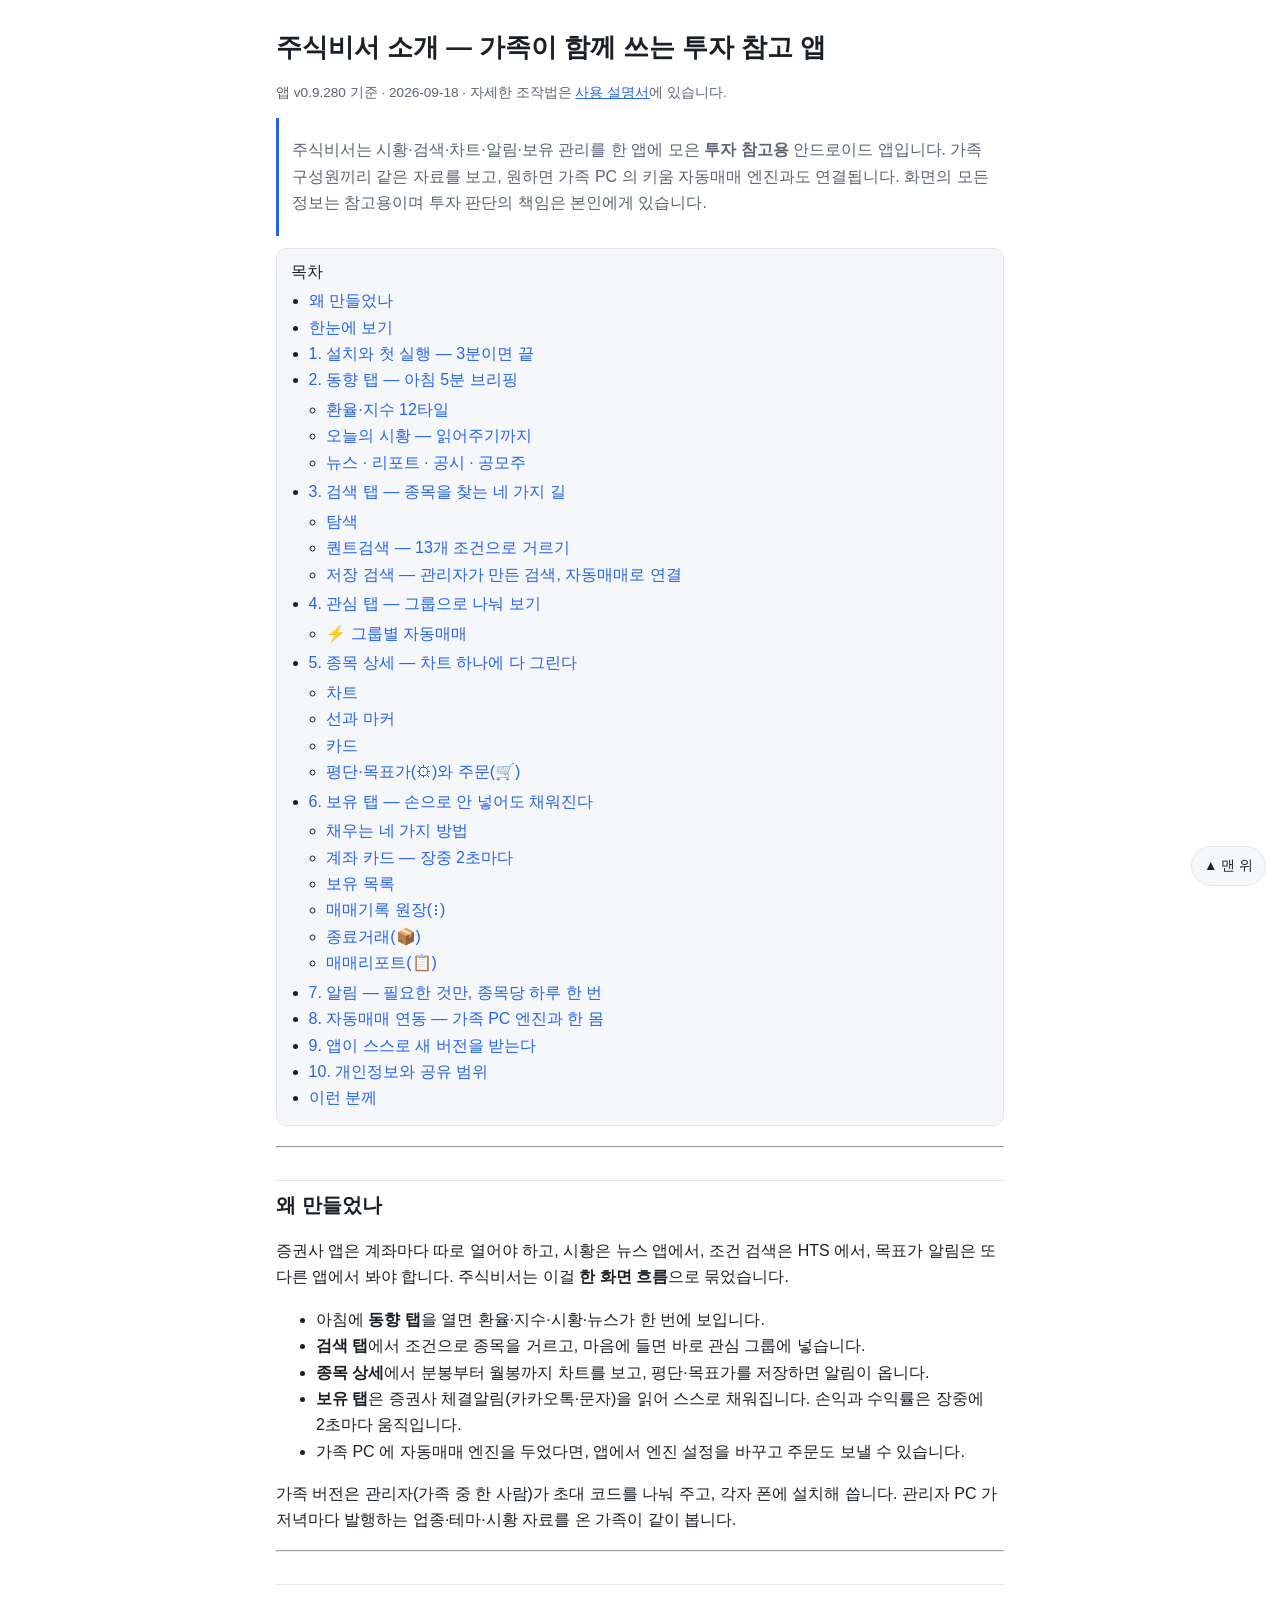
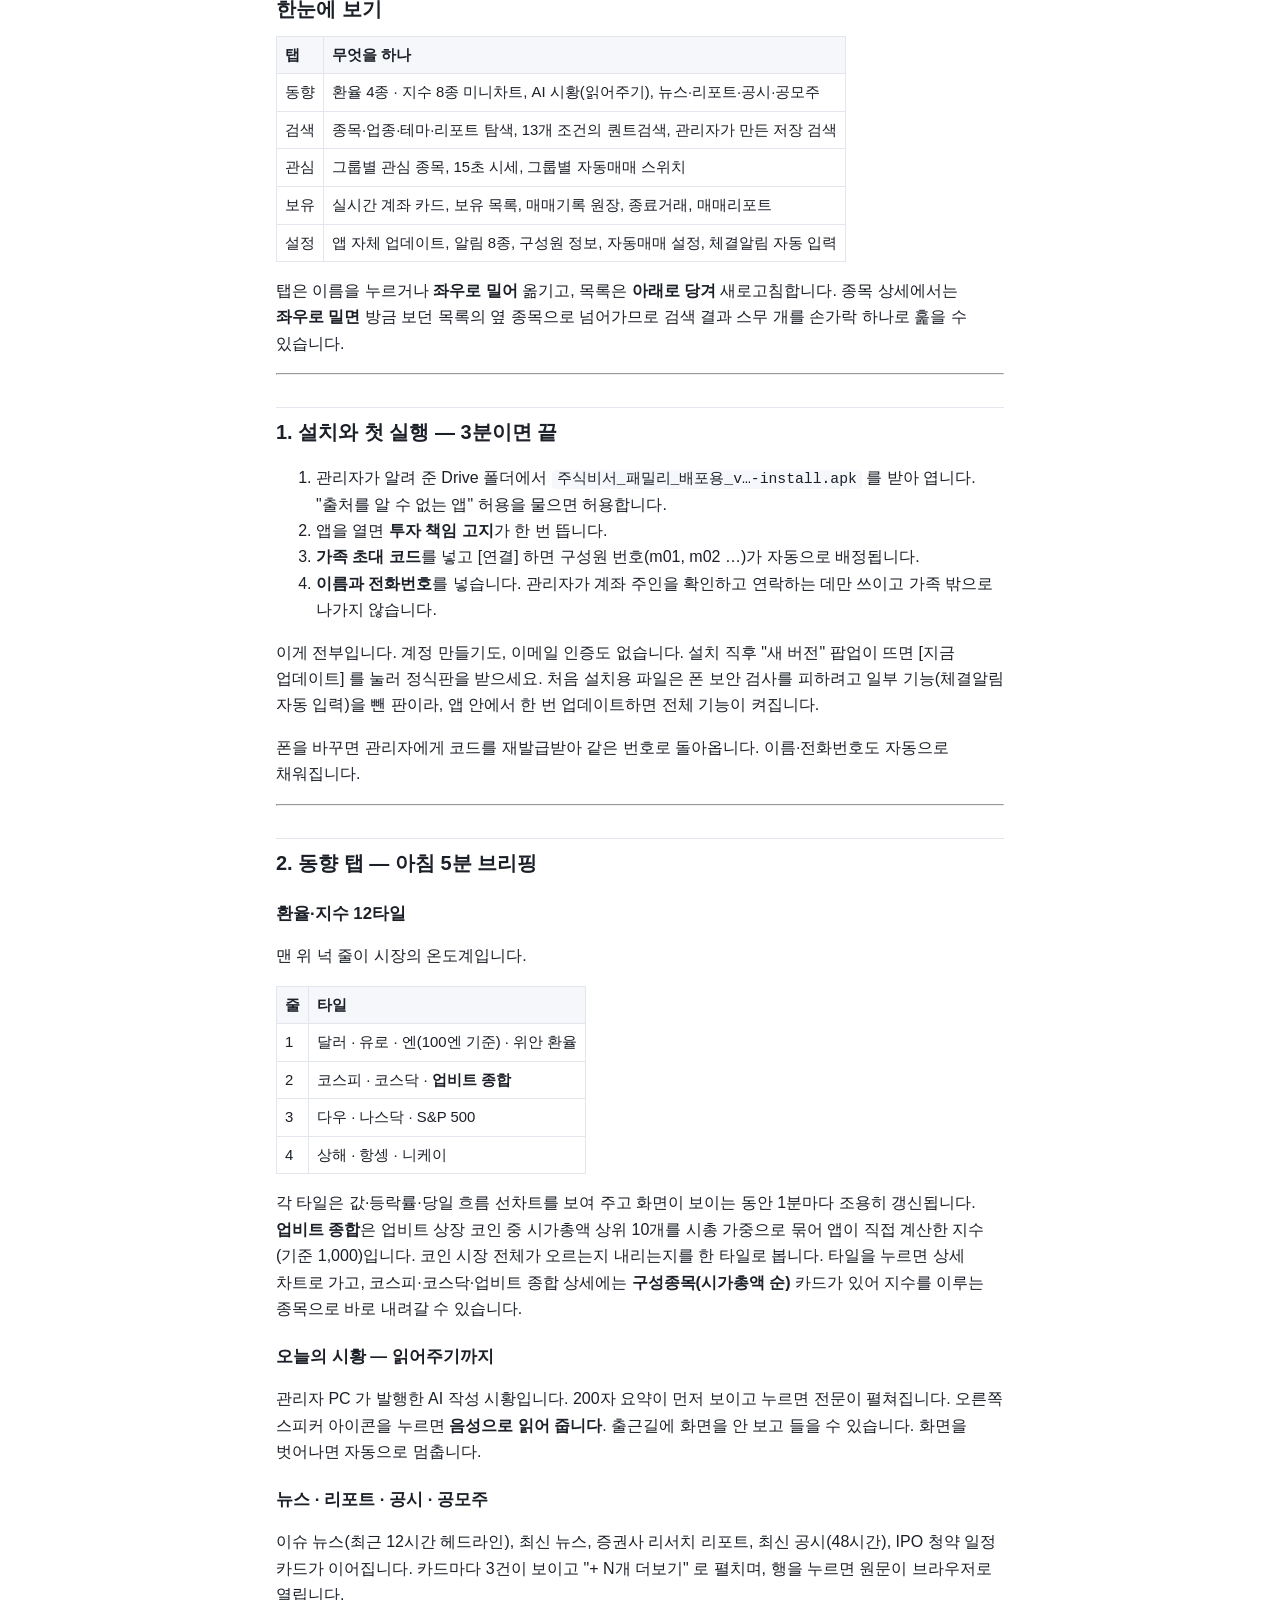
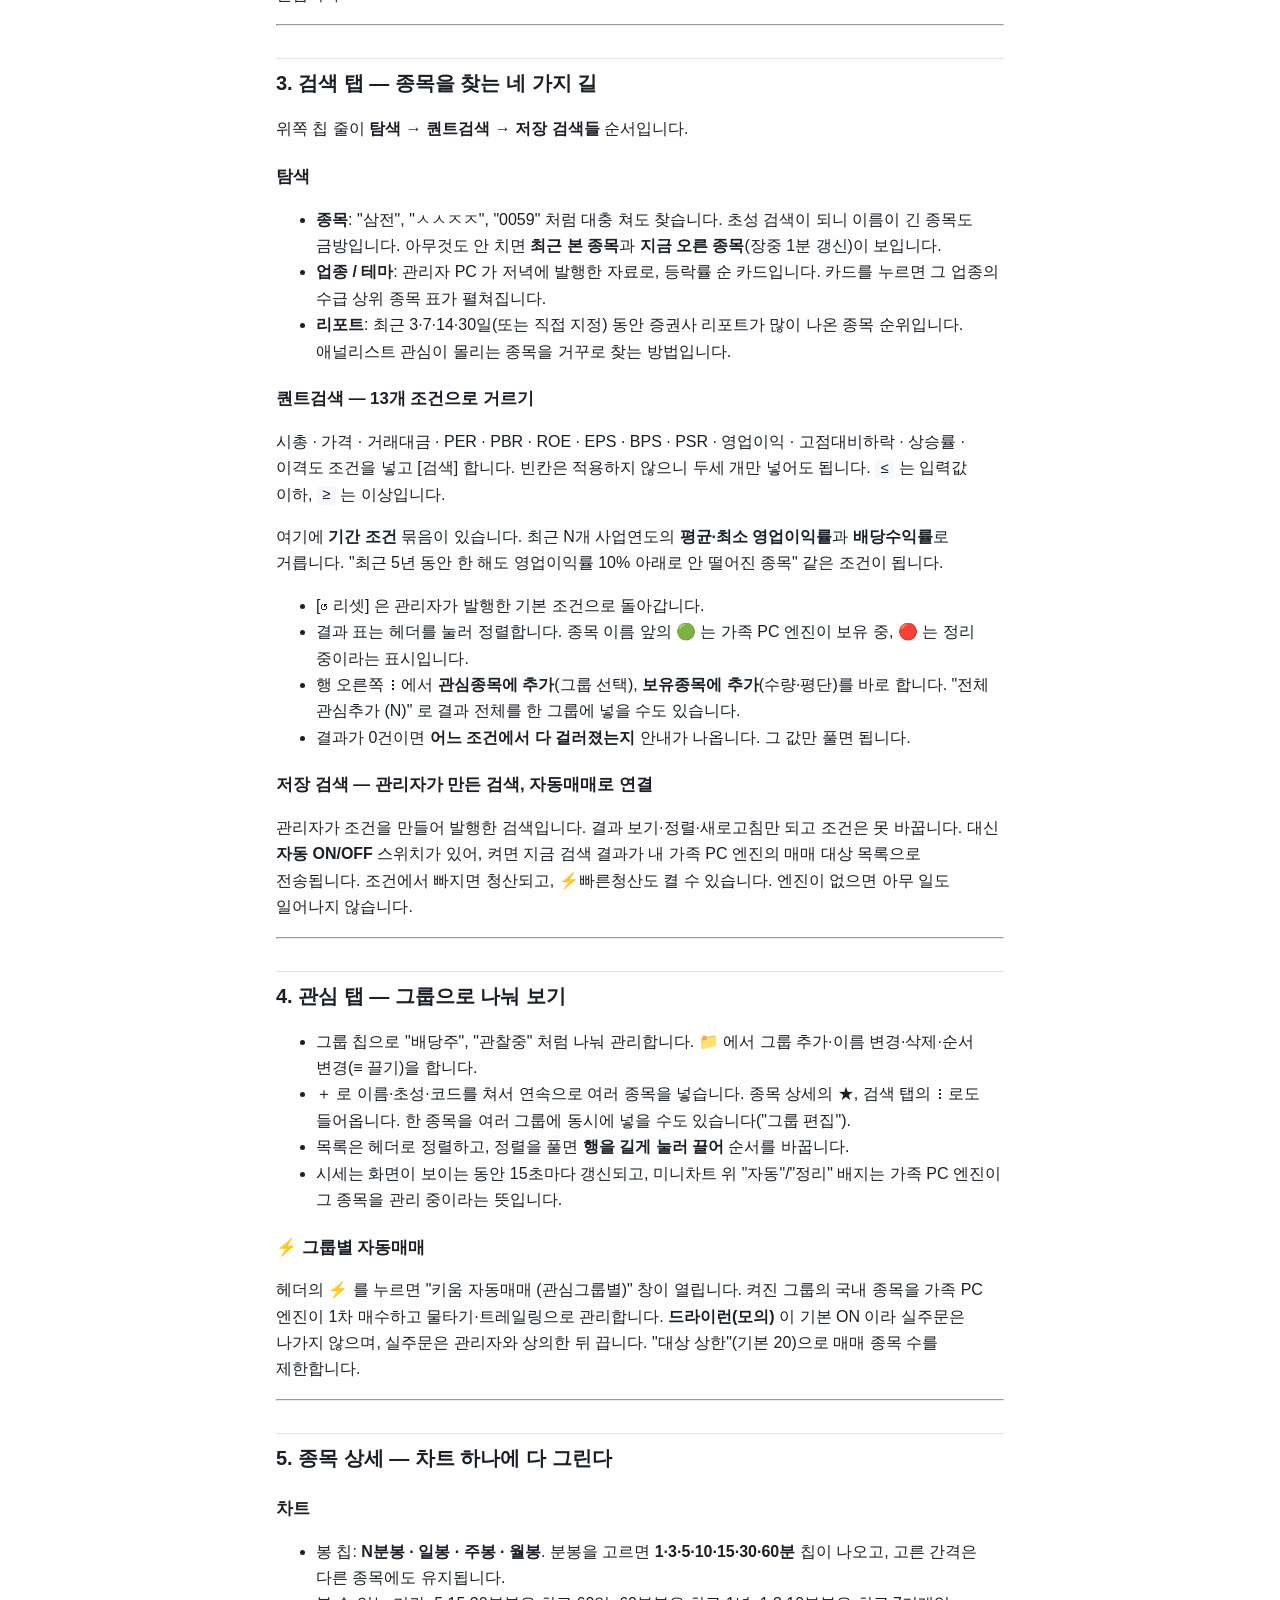
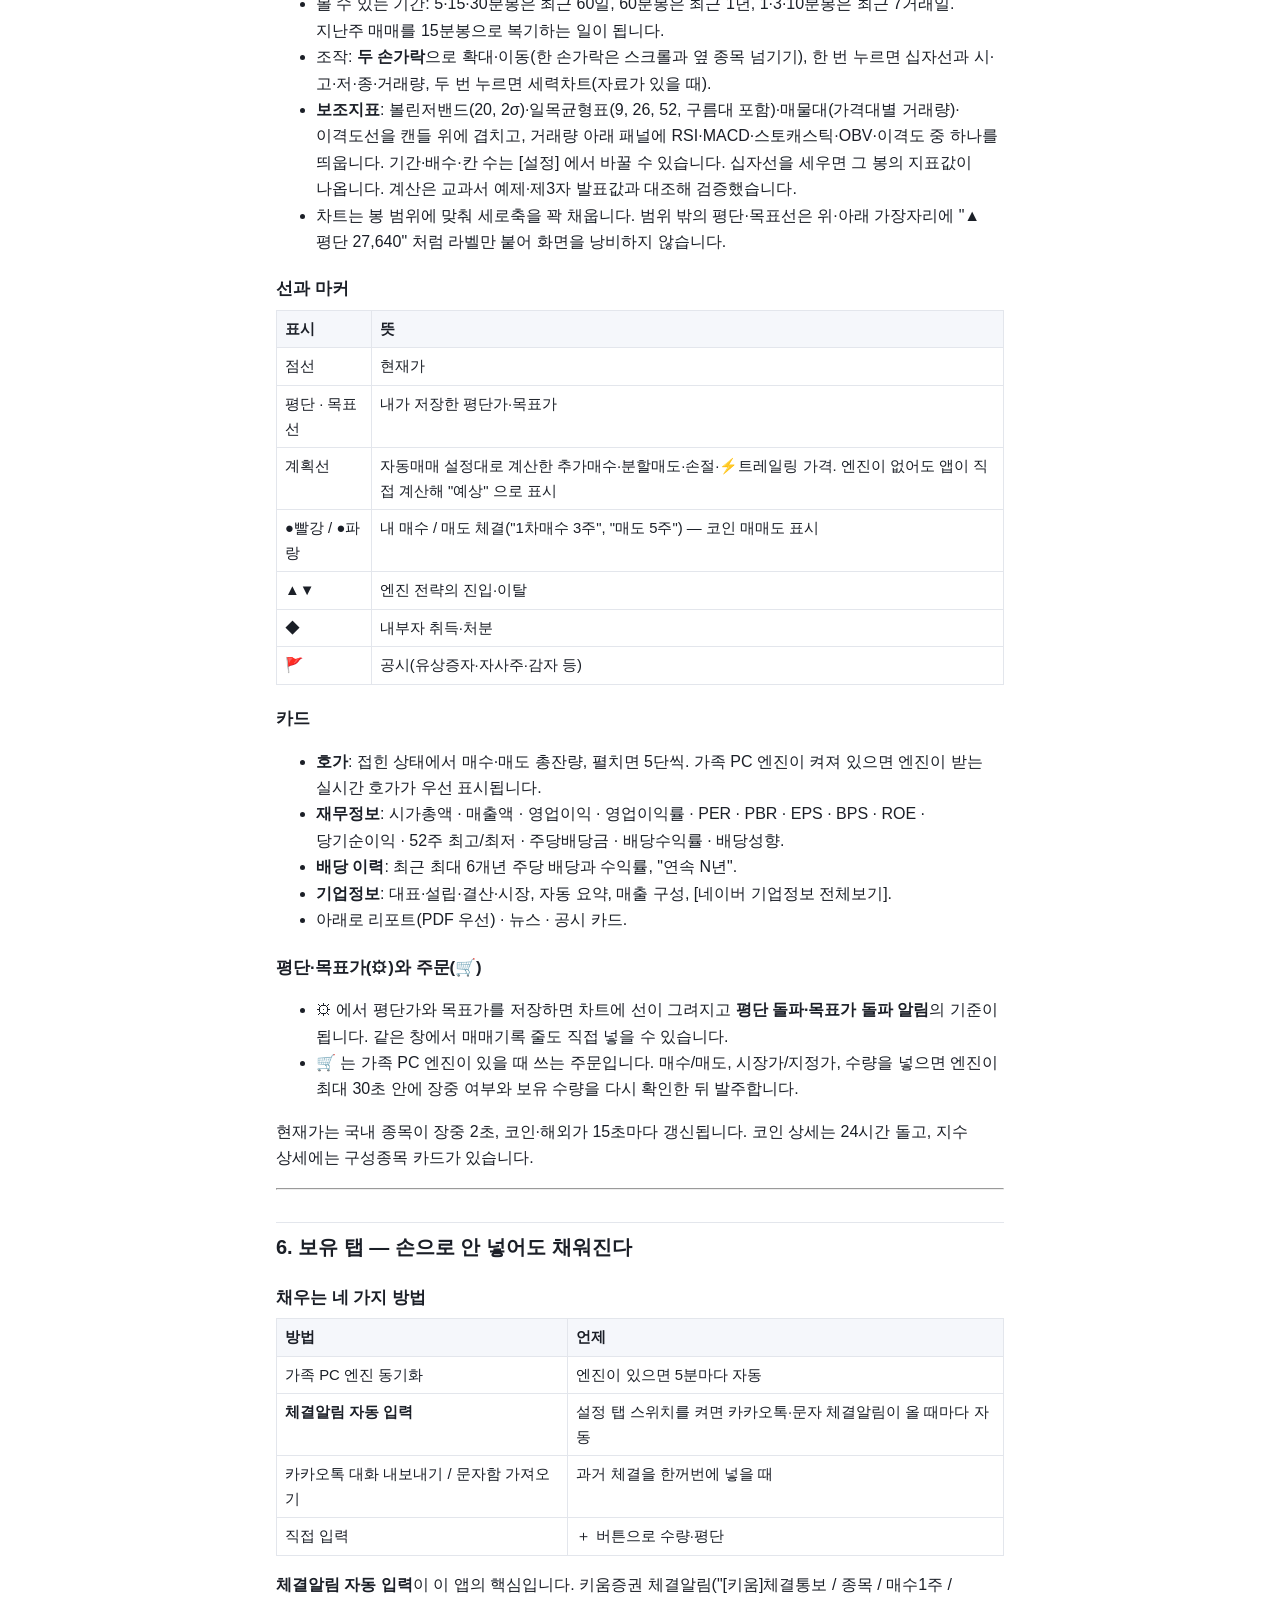
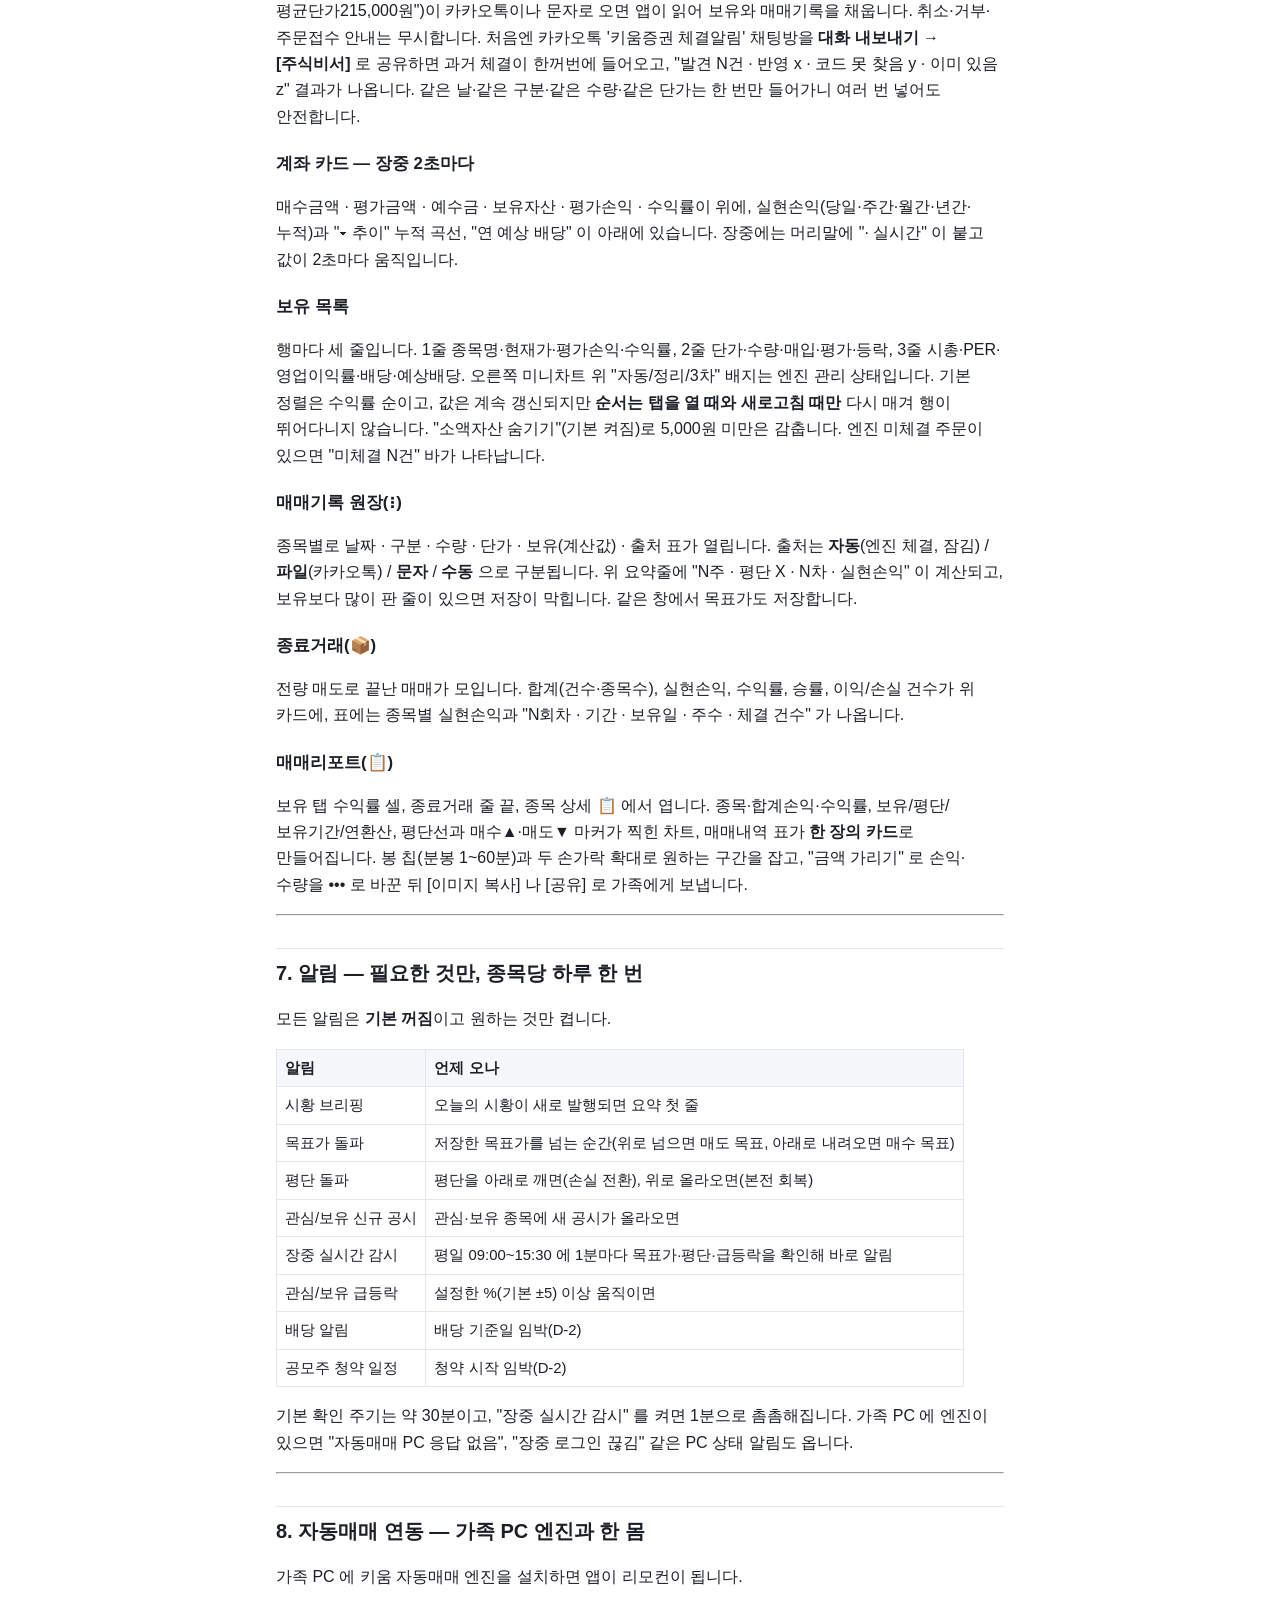
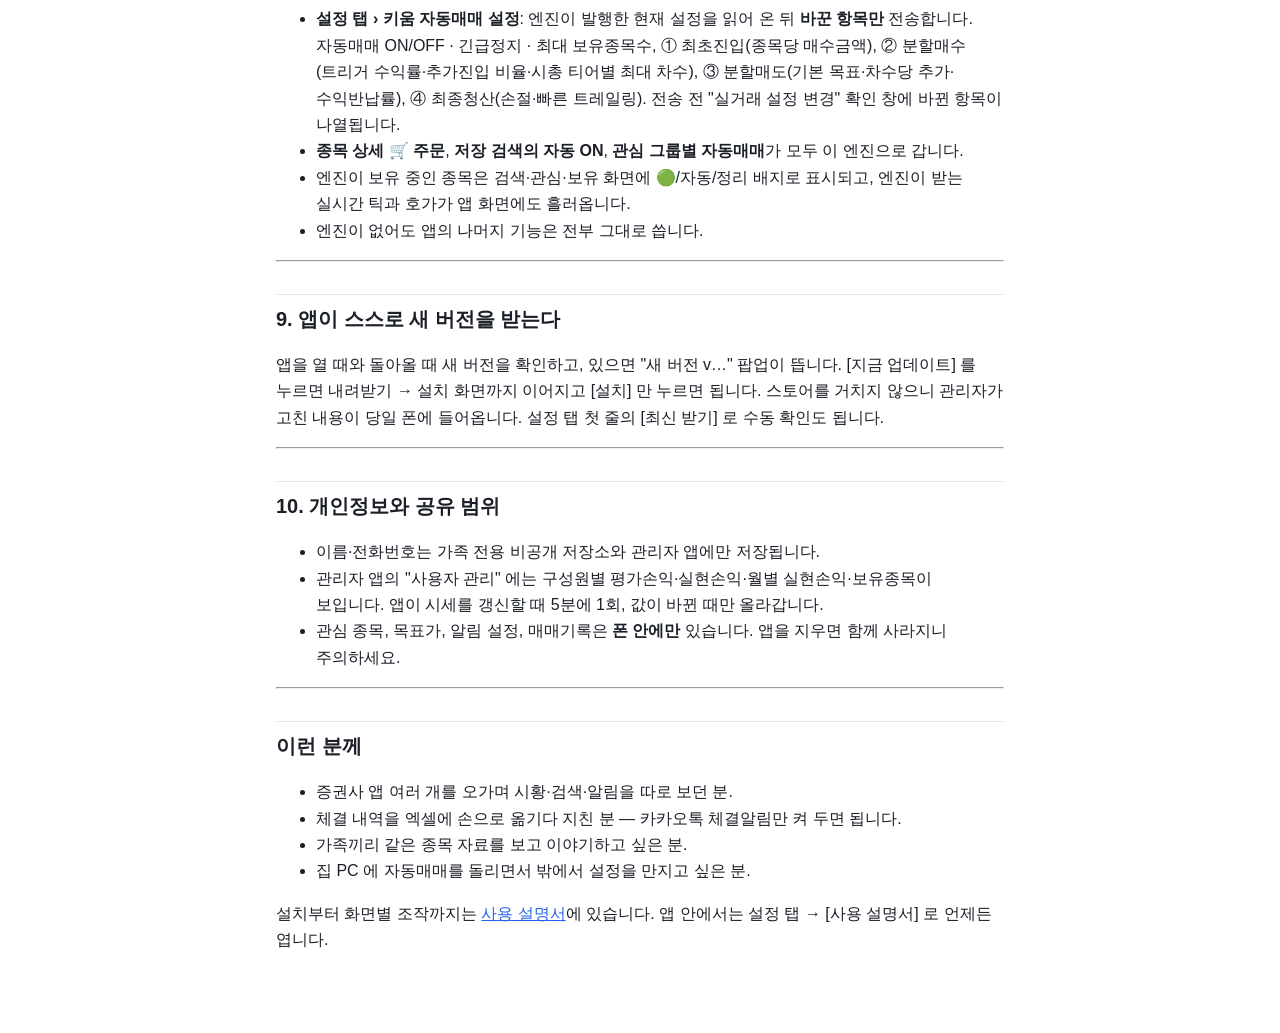
<file: manual/intro/index.html>
<!DOCTYPE html>
<html lang="ko"><head><meta charset="utf-8"><meta name="viewport" content="width=device-width,initial-scale=1">
<title>주식비서 소개 — 가족이 함께 쓰는 투자 참고 앱</title><meta name="robots" content="noindex"><style>
:root{--bg:#0f1115;--fg:#e8ebf0;--muted:#9aa3b2;--line:#2a2f3a;--acc:#6ea8fe;--card:#161a22}
@media (prefers-color-scheme: light){:root{--bg:#fff;--fg:#1b1f27;--muted:#5b6474;--line:#e3e6ec;--acc:#2563eb;--card:#f5f7fb}}
*{box-sizing:border-box}body{margin:0;background:var(--bg);color:var(--fg);font:16px/1.65 -apple-system,"Noto Sans KR","Malgun Gothic",sans-serif}
main{max-width:760px;margin:0 auto;padding:16px 16px 64px}h1{font-size:1.6em;margin:.4em 0 .2em}h2{font-size:1.25em;margin:1.6em 0 .5em;padding-top:.4em;border-top:1px solid var(--line)}
h3{font-size:1.05em;margin:1.2em 0 .4em}p,li{word-break:keep-all}code{background:var(--card);padding:.1em .35em;border-radius:4px;font-size:.92em}
pre{background:var(--card);padding:10px;border-radius:8px;overflow:auto}table{border-collapse:collapse;width:100%;font-size:.93em;display:block;overflow-x:auto}
th,td{border:1px solid var(--line);padding:6px 8px;text-align:left;vertical-align:top}th{background:var(--card)}
.toc{background:var(--card);border:1px solid var(--line);border-radius:10px;padding:10px 14px;margin:12px 0 20px}.toc ul{margin:.2em 0;padding-left:1.1em}.toc a{color:var(--acc);text-decoration:none}
blockquote{border-left:3px solid var(--acc);margin:.6em 0;padding:.2em .8em;color:var(--muted)}.meta{color:var(--muted);font-size:.85em}
a{color:var(--acc)}img{max-width:100%;border-radius:8px;border:1px solid var(--line)}kbd{border:1px solid var(--line);border-bottom-width:2px;border-radius:4px;padding:0 .3em;font-size:.9em}
.top{position:fixed;right:14px;bottom:14px;background:var(--card);border:1px solid var(--line);border-radius:999px;padding:8px 12px;font-size:.85em;text-decoration:none;color:var(--fg)}
</style></head>
<body><main>
<a id="top"></a><h1 id="_1">주식비서 소개 — 가족이 함께 쓰는 투자 참고 앱</h1>
<p class="meta">앱 v0.9.280 기준 · 2026-09-18 · 자세한 조작법은 <a href="../family/">사용 설명서</a>에 있습니다.</p>

<blockquote>
<p>주식비서는 시황·검색·차트·알림·보유 관리를 한 앱에 모은 <strong>투자 참고용</strong> 안드로이드 앱입니다. 가족 구성원끼리 같은 자료를 보고, 원하면 가족 PC 의 키움 자동매매 엔진과도 연결됩니다. 화면의 모든 정보는 참고용이며 투자 판단의 책임은 본인에게 있습니다.</p>
</blockquote>
<div class="toc"><span class="toctitle">목차</span><ul>
<li><a href="#_2">왜 만들었나</a></li>
<li><a href="#_3">한눈에 보기</a></li>
<li><a href="#1-3">1. 설치와 첫 실행 — 3분이면 끝</a></li>
<li><a href="#2-5">2. 동향 탭 — 아침 5분 브리핑</a><ul>
<li><a href="#12">환율·지수 12타일</a></li>
<li><a href="#_4">오늘의 시황 — 읽어주기까지</a></li>
<li><a href="#_5">뉴스 · 리포트 · 공시 · 공모주</a></li>
</ul>
</li>
<li><a href="#3">3. 검색 탭 — 종목을 찾는 네 가지 길</a><ul>
<li><a href="#_6">탐색</a></li>
<li><a href="#13">퀀트검색 — 13개 조건으로 거르기</a></li>
<li><a href="#_7">저장 검색 — 관리자가 만든 검색, 자동매매로 연결</a></li>
</ul>
</li>
<li><a href="#4">4. 관심 탭 — 그룹으로 나눠 보기</a><ul>
<li><a href="#_8">⚡ 그룹별 자동매매</a></li>
</ul>
</li>
<li><a href="#5">5. 종목 상세 — 차트 하나에 다 그린다</a><ul>
<li><a href="#_9">차트</a></li>
<li><a href="#_10">선과 마커</a></li>
<li><a href="#_11">카드</a></li>
<li><a href="#_12">평단·목표가(⚙)와 주문(🛒)</a></li>
</ul>
</li>
<li><a href="#6">6. 보유 탭 — 손으로 안 넣어도 채워진다</a><ul>
<li><a href="#_13">채우는 네 가지 방법</a></li>
<li><a href="#2">계좌 카드 — 장중 2초마다</a></li>
<li><a href="#_14">보유 목록</a></li>
<li><a href="#_15">매매기록 원장(⋮)</a></li>
<li><a href="#_16">종료거래(📦)</a></li>
<li><a href="#_17">매매리포트(📋)</a></li>
</ul>
</li>
<li><a href="#7">7. 알림 — 필요한 것만, 종목당 하루 한 번</a></li>
<li><a href="#8-pc">8. 자동매매 연동 — 가족 PC 엔진과 한 몸</a></li>
<li><a href="#9">9. 앱이 스스로 새 버전을 받는다</a></li>
<li><a href="#10">10. 개인정보와 공유 범위</a></li>
<li><a href="#_18">이런 분께</a></li>
</ul>
</div>
<hr />
<h2 id="_2">왜 만들었나</h2>
<p>증권사 앱은 계좌마다 따로 열어야 하고, 시황은 뉴스 앱에서, 조건 검색은 HTS 에서, 목표가 알림은 또 다른 앱에서 봐야 합니다. 주식비서는 이걸 <strong>한 화면 흐름</strong>으로 묶었습니다.</p>
<ul>
<li>아침에 <strong>동향 탭</strong>을 열면 환율·지수·시황·뉴스가 한 번에 보입니다.</li>
<li><strong>검색 탭</strong>에서 조건으로 종목을 거르고, 마음에 들면 바로 관심 그룹에 넣습니다.</li>
<li><strong>종목 상세</strong>에서 분봉부터 월봉까지 차트를 보고, 평단·목표가를 저장하면 알림이 옵니다.</li>
<li><strong>보유 탭</strong>은 증권사 체결알림(카카오톡·문자)을 읽어 스스로 채워집니다. 손익과 수익률은 장중에 2초마다 움직입니다.</li>
<li>가족 PC 에 자동매매 엔진을 두었다면, 앱에서 엔진 설정을 바꾸고 주문도 보낼 수 있습니다.</li>
</ul>
<p>가족 버전은 관리자(가족 중 한 사람)가 초대 코드를 나눠 주고, 각자 폰에 설치해 씁니다. 관리자 PC 가 저녁마다 발행하는 업종·테마·시황 자료를 온 가족이 같이 봅니다.</p>
<hr />
<h2 id="_3">한눈에 보기</h2>
<table>
<thead>
<tr>
<th>탭</th>
<th>무엇을 하나</th>
</tr>
</thead>
<tbody>
<tr>
<td>동향</td>
<td>환율 4종 · 지수 8종 미니차트, AI 시황(읽어주기), 뉴스·리포트·공시·공모주</td>
</tr>
<tr>
<td>검색</td>
<td>종목·업종·테마·리포트 탐색, 13개 조건의 퀀트검색, 관리자가 만든 저장 검색</td>
</tr>
<tr>
<td>관심</td>
<td>그룹별 관심 종목, 15초 시세, 그룹별 자동매매 스위치</td>
</tr>
<tr>
<td>보유</td>
<td>실시간 계좌 카드, 보유 목록, 매매기록 원장, 종료거래, 매매리포트</td>
</tr>
<tr>
<td>설정</td>
<td>앱 자체 업데이트, 알림 8종, 구성원 정보, 자동매매 설정, 체결알림 자동 입력</td>
</tr>
</tbody>
</table>
<p>탭은 이름을 누르거나 <strong>좌우로 밀어</strong> 옮기고, 목록은 <strong>아래로 당겨</strong> 새로고침합니다. 종목 상세에서는 <strong>좌우로 밀면</strong> 방금 보던 목록의 옆 종목으로 넘어가므로 검색 결과 스무 개를 손가락 하나로 훑을 수 있습니다.</p>
<hr />
<h2 id="1-3">1. 설치와 첫 실행 — 3분이면 끝</h2>
<ol>
<li>관리자가 알려 준 Drive 폴더에서 <code>주식비서_패밀리_배포용_v…-install.apk</code> 를 받아 엽니다. "출처를 알 수 없는 앱" 허용을 물으면 허용합니다.</li>
<li>앱을 열면 <strong>투자 책임 고지</strong>가 한 번 뜹니다.</li>
<li><strong>가족 초대 코드</strong>를 넣고 [연결] 하면 구성원 번호(m01, m02 …)가 자동으로 배정됩니다.</li>
<li><strong>이름과 전화번호</strong>를 넣습니다. 관리자가 계좌 주인을 확인하고 연락하는 데만 쓰이고 가족 밖으로 나가지 않습니다.</li>
</ol>
<p>이게 전부입니다. 계정 만들기도, 이메일 인증도 없습니다. 설치 직후 "새 버전" 팝업이 뜨면 [지금 업데이트] 를 눌러 정식판을 받으세요. 처음 설치용 파일은 폰 보안 검사를 피하려고 일부 기능(체결알림 자동 입력)을 뺀 판이라, 앱 안에서 한 번 업데이트하면 전체 기능이 켜집니다.</p>
<p>폰을 바꾸면 관리자에게 코드를 재발급받아 같은 번호로 돌아옵니다. 이름·전화번호도 자동으로 채워집니다.</p>
<hr />
<h2 id="2-5">2. 동향 탭 — 아침 5분 브리핑</h2>
<h3 id="12">환율·지수 12타일</h3>
<p>맨 위 넉 줄이 시장의 온도계입니다.</p>
<table>
<thead>
<tr>
<th>줄</th>
<th>타일</th>
</tr>
</thead>
<tbody>
<tr>
<td>1</td>
<td>달러 · 유로 · 엔(100엔 기준) · 위안 환율</td>
</tr>
<tr>
<td>2</td>
<td>코스피 · 코스닥 · <strong>업비트 종합</strong></td>
</tr>
<tr>
<td>3</td>
<td>다우 · 나스닥 · S&amp;P 500</td>
</tr>
<tr>
<td>4</td>
<td>상해 · 항셍 · 니케이</td>
</tr>
</tbody>
</table>
<p>각 타일은 값·등락률·당일 흐름 선차트를 보여 주고 화면이 보이는 동안 1분마다 조용히 갱신됩니다. <strong>업비트 종합</strong>은 업비트 상장 코인 중 시가총액 상위 10개를 시총 가중으로 묶어 앱이 직접 계산한 지수(기준 1,000)입니다. 코인 시장 전체가 오르는지 내리는지를 한 타일로 봅니다. 타일을 누르면 상세 차트로 가고, 코스피·코스닥·업비트 종합 상세에는 <strong>구성종목(시가총액 순)</strong> 카드가 있어 지수를 이루는 종목으로 바로 내려갈 수 있습니다.</p>
<h3 id="_4">오늘의 시황 — 읽어주기까지</h3>
<p>관리자 PC 가 발행한 AI 작성 시황입니다. 200자 요약이 먼저 보이고 누르면 전문이 펼쳐집니다. 오른쪽 스피커 아이콘을 누르면 <strong>음성으로 읽어 줍니다</strong>. 출근길에 화면을 안 보고 들을 수 있습니다. 화면을 벗어나면 자동으로 멈춥니다.</p>
<h3 id="_5">뉴스 · 리포트 · 공시 · 공모주</h3>
<p>이슈 뉴스(최근 12시간 헤드라인), 최신 뉴스, 증권사 리서치 리포트, 최신 공시(48시간), IPO 청약 일정 카드가 이어집니다. 카드마다 3건이 보이고 "+ N개 더보기" 로 펼치며, 행을 누르면 원문이 브라우저로 열립니다.</p>
<hr />
<h2 id="3">3. 검색 탭 — 종목을 찾는 네 가지 길</h2>
<p>위쪽 칩 줄이 <strong>탐색 → 퀀트검색 → 저장 검색들</strong> 순서입니다.</p>
<h3 id="_6">탐색</h3>
<ul>
<li><strong>종목</strong>: "삼전", "ㅅㅅㅈㅈ", "0059" 처럼 대충 쳐도 찾습니다. 초성 검색이 되니 이름이 긴 종목도 금방입니다. 아무것도 안 치면 <strong>최근 본 종목</strong>과 <strong>지금 오른 종목</strong>(장중 1분 갱신)이 보입니다.</li>
<li><strong>업종 / 테마</strong>: 관리자 PC 가 저녁에 발행한 자료로, 등락률 순 카드입니다. 카드를 누르면 그 업종의 수급 상위 종목 표가 펼쳐집니다.</li>
<li><strong>리포트</strong>: 최근 3·7·14·30일(또는 직접 지정) 동안 증권사 리포트가 많이 나온 종목 순위입니다. 애널리스트 관심이 몰리는 종목을 거꾸로 찾는 방법입니다.</li>
</ul>
<h3 id="13">퀀트검색 — 13개 조건으로 거르기</h3>
<p>시총 · 가격 · 거래대금 · PER · PBR · ROE · EPS · BPS · PSR · 영업이익 · 고점대비하락 · 상승률 · 이격도 조건을 넣고 [검색] 합니다. 빈칸은 적용하지 않으니 두세 개만 넣어도 됩니다. <code>≤</code> 는 입력값 이하, <code>≥</code> 는 이상입니다.</p>
<p>여기에 <strong>기간 조건</strong> 묶음이 있습니다. 최근 N개 사업연도의 <strong>평균·최소 영업이익률</strong>과 <strong>배당수익률</strong>로 거릅니다. "최근 5년 동안 한 해도 영업이익률 10% 아래로 안 떨어진 종목" 같은 조건이 됩니다.</p>
<ul>
<li>[↺ 리셋] 은 관리자가 발행한 기본 조건으로 돌아갑니다.</li>
<li>결과 표는 헤더를 눌러 정렬합니다. 종목 이름 앞의 🟢 는 가족 PC 엔진이 보유 중, 🔴 는 정리 중이라는 표시입니다.</li>
<li>행 오른쪽 ⋮ 에서 <strong>관심종목에 추가</strong>(그룹 선택), <strong>보유종목에 추가</strong>(수량·평단)를 바로 합니다. "전체 관심추가 (N)" 로 결과 전체를 한 그룹에 넣을 수도 있습니다.</li>
<li>결과가 0건이면 <strong>어느 조건에서 다 걸러졌는지</strong> 안내가 나옵니다. 그 값만 풀면 됩니다.</li>
</ul>
<h3 id="_7">저장 검색 — 관리자가 만든 검색, 자동매매로 연결</h3>
<p>관리자가 조건을 만들어 발행한 검색입니다. 결과 보기·정렬·새로고침만 되고 조건은 못 바꿉니다. 대신 <strong>자동 ON/OFF</strong> 스위치가 있어, 켜면 지금 검색 결과가 내 가족 PC 엔진의 매매 대상 목록으로 전송됩니다. 조건에서 빠지면 청산되고, ⚡빠른청산도 켤 수 있습니다. 엔진이 없으면 아무 일도 일어나지 않습니다.</p>
<hr />
<h2 id="4">4. 관심 탭 — 그룹으로 나눠 보기</h2>
<ul>
<li>그룹 칩으로 "배당주", "관찰중" 처럼 나눠 관리합니다. 📁 에서 그룹 추가·이름 변경·삭제·순서 변경(≡ 끌기)을 합니다.</li>
<li>＋ 로 이름·초성·코드를 쳐서 연속으로 여러 종목을 넣습니다. 종목 상세의 ★, 검색 탭의 ⋮ 로도 들어옵니다. 한 종목을 여러 그룹에 동시에 넣을 수도 있습니다("그룹 편집").</li>
<li>목록은 헤더로 정렬하고, 정렬을 풀면 <strong>행을 길게 눌러 끌어</strong> 순서를 바꿉니다.</li>
<li>시세는 화면이 보이는 동안 15초마다 갱신되고, 미니차트 위 "자동"/"정리" 배지는 가족 PC 엔진이 그 종목을 관리 중이라는 뜻입니다.</li>
</ul>
<h3 id="_8">⚡ 그룹별 자동매매</h3>
<p>헤더의 ⚡ 를 누르면 "키움 자동매매 (관심그룹별)" 창이 열립니다. 켜진 그룹의 국내 종목을 가족 PC 엔진이 1차 매수하고 물타기·트레일링으로 관리합니다. <strong>드라이런(모의)</strong> 이 기본 ON 이라 실주문은 나가지 않으며, 실주문은 관리자와 상의한 뒤 끕니다. "대상 상한"(기본 20)으로 매매 종목 수를 제한합니다.</p>
<hr />
<h2 id="5">5. 종목 상세 — 차트 하나에 다 그린다</h2>
<h3 id="_9">차트</h3>
<ul>
<li>봉 칩: <strong>N분봉 · 일봉 · 주봉 · 월봉</strong>. 분봉을 고르면 <strong>1·3·5·10·15·30·60분</strong> 칩이 나오고, 고른 간격은 다른 종목에도 유지됩니다.</li>
<li>볼 수 있는 기간: 5·15·30분봉은 최근 60일, 60분봉은 최근 1년, 1·3·10분봉은 최근 7거래일. 지난주 매매를 15분봉으로 복기하는 일이 됩니다.</li>
<li>조작: <strong>두 손가락</strong>으로 확대·이동(한 손가락은 스크롤과 옆 종목 넘기기), 한 번 누르면 십자선과 시·고·저·종·거래량, 두 번 누르면 세력차트(자료가 있을 때).</li>
<li><strong>보조지표</strong>: 볼린저밴드(20, 2σ)·일목균형표(9, 26, 52, 구름대 포함)·매물대(가격대별 거래량)·이격도선을 캔들 위에 겹치고, 거래량 아래 패널에 RSI·MACD·스토캐스틱·OBV·이격도 중 하나를 띄웁니다. 기간·배수·칸 수는 [설정] 에서 바꿀 수 있습니다. 십자선을 세우면 그 봉의 지표값이 나옵니다. 계산은 교과서 예제·제3자 발표값과 대조해 검증했습니다.</li>
<li>차트는 봉 범위에 맞춰 세로축을 꽉 채웁니다. 범위 밖의 평단·목표선은 위·아래 가장자리에 "▲평단 27,640" 처럼 라벨만 붙어 화면을 낭비하지 않습니다.</li>
</ul>
<h3 id="_10">선과 마커</h3>
<table>
<thead>
<tr>
<th>표시</th>
<th>뜻</th>
</tr>
</thead>
<tbody>
<tr>
<td>점선</td>
<td>현재가</td>
</tr>
<tr>
<td>평단 · 목표 선</td>
<td>내가 저장한 평단가·목표가</td>
</tr>
<tr>
<td>계획선</td>
<td>자동매매 설정대로 계산한 추가매수·분할매도·손절·⚡트레일링 가격. 엔진이 없어도 앱이 직접 계산해 "예상" 으로 표시</td>
</tr>
<tr>
<td>●빨강 / ●파랑</td>
<td>내 매수 / 매도 체결("1차매수 3주", "매도 5주") — 코인 매매도 표시</td>
</tr>
<tr>
<td>▲▼</td>
<td>엔진 전략의 진입·이탈</td>
</tr>
<tr>
<td>◆</td>
<td>내부자 취득·처분</td>
</tr>
<tr>
<td>🚩</td>
<td>공시(유상증자·자사주·감자 등)</td>
</tr>
</tbody>
</table>
<h3 id="_11">카드</h3>
<ul>
<li><strong>호가</strong>: 접힌 상태에서 매수·매도 총잔량, 펼치면 5단씩. 가족 PC 엔진이 켜져 있으면 엔진이 받는 실시간 호가가 우선 표시됩니다.</li>
<li><strong>재무정보</strong>: 시가총액 · 매출액 · 영업이익 · 영업이익률 · PER · PBR · EPS · BPS · ROE · 당기순이익 · 52주 최고/최저 · 주당배당금 · 배당수익률 · 배당성향.</li>
<li><strong>배당 이력</strong>: 최근 최대 6개년 주당 배당과 수익률, "연속 N년".</li>
<li><strong>기업정보</strong>: 대표·설립·결산·시장, 자동 요약, 매출 구성, [네이버 기업정보 전체보기].</li>
<li>아래로 리포트(PDF 우선) · 뉴스 · 공시 카드.</li>
</ul>
<h3 id="_12">평단·목표가(⚙)와 주문(🛒)</h3>
<ul>
<li>⚙ 에서 평단가와 목표가를 저장하면 차트에 선이 그려지고 <strong>평단 돌파·목표가 돌파 알림</strong>의 기준이 됩니다. 같은 창에서 매매기록 줄도 직접 넣을 수 있습니다.</li>
<li>🛒 는 가족 PC 엔진이 있을 때 쓰는 주문입니다. 매수/매도, 시장가/지정가, 수량을 넣으면 엔진이 최대 30초 안에 장중 여부와 보유 수량을 다시 확인한 뒤 발주합니다.</li>
</ul>
<p>현재가는 국내 종목이 장중 2초, 코인·해외가 15초마다 갱신됩니다. 코인 상세는 24시간 돌고, 지수 상세에는 구성종목 카드가 있습니다.</p>
<hr />
<h2 id="6">6. 보유 탭 — 손으로 안 넣어도 채워진다</h2>
<h3 id="_13">채우는 네 가지 방법</h3>
<table>
<thead>
<tr>
<th>방법</th>
<th>언제</th>
</tr>
</thead>
<tbody>
<tr>
<td>가족 PC 엔진 동기화</td>
<td>엔진이 있으면 5분마다 자동</td>
</tr>
<tr>
<td><strong>체결알림 자동 입력</strong></td>
<td>설정 탭 스위치를 켜면 카카오톡·문자 체결알림이 올 때마다 자동</td>
</tr>
<tr>
<td>카카오톡 대화 내보내기 / 문자함 가져오기</td>
<td>과거 체결을 한꺼번에 넣을 때</td>
</tr>
<tr>
<td>직접 입력</td>
<td>＋ 버튼으로 수량·평단</td>
</tr>
</tbody>
</table>
<p><strong>체결알림 자동 입력</strong>이 이 앱의 핵심입니다. 키움증권 체결알림("[키움]체결통보 / 종목 / 매수1주 / 평균단가215,000원")이 카카오톡이나 문자로 오면 앱이 읽어 보유와 매매기록을 채웁니다. 취소·거부·주문접수 안내는 무시합니다. 처음엔 카카오톡 '키움증권 체결알림' 채팅방을 <strong>대화 내보내기 → [주식비서]</strong> 로 공유하면 과거 체결이 한꺼번에 들어오고, "발견 N건 · 반영 x · 코드 못 찾음 y · 이미 있음 z" 결과가 나옵니다. 같은 날·같은 구분·같은 수량·같은 단가는 한 번만 들어가니 여러 번 넣어도 안전합니다.</p>
<h3 id="2">계좌 카드 — 장중 2초마다</h3>
<p>매수금액 · 평가금액 · 예수금 · 보유자산 · 평가손익 · 수익률이 위에, 실현손익(당일·주간·월간·년간·누적)과 "▾ 추이" 누적 곡선, "연 예상 배당" 이 아래에 있습니다. 장중에는 머리말에 "· 실시간" 이 붙고 값이 2초마다 움직입니다.</p>
<h3 id="_14">보유 목록</h3>
<p>행마다 세 줄입니다. 1줄 종목명·현재가·평가손익·수익률, 2줄 단가·수량·매입·평가·등락, 3줄 시총·PER·영업이익률·배당·예상배당. 오른쪽 미니차트 위 "자동/정리/3차" 배지는 엔진 관리 상태입니다. 기본 정렬은 수익률 순이고, 값은 계속 갱신되지만 <strong>순서는 탭을 열 때와 새로고침 때만</strong> 다시 매겨 행이 뛰어다니지 않습니다. "소액자산 숨기기"(기본 켜짐)로 5,000원 미만은 감춥니다. 엔진 미체결 주문이 있으면 "미체결 N건" 바가 나타납니다.</p>
<h3 id="_15">매매기록 원장(⋮)</h3>
<p>종목별로 날짜 · 구분 · 수량 · 단가 · 보유(계산값) · 출처 표가 열립니다. 출처는 <strong>자동</strong>(엔진 체결, 잠김) / <strong>파일</strong>(카카오톡) / <strong>문자</strong> / <strong>수동</strong> 으로 구분됩니다. 위 요약줄에 "N주 · 평단 X · N차 · 실현손익" 이 계산되고, 보유보다 많이 판 줄이 있으면 저장이 막힙니다. 같은 창에서 목표가도 저장합니다.</p>
<h3 id="_16">종료거래(📦)</h3>
<p>전량 매도로 끝난 매매가 모입니다. 합계(건수·종목수), 실현손익, 수익률, 승률, 이익/손실 건수가 위 카드에, 표에는 종목별 실현손익과 "N회차 · 기간 · 보유일 · 주수 · 체결 건수" 가 나옵니다.</p>
<h3 id="_17">매매리포트(📋)</h3>
<p>보유 탭 수익률 셀, 종료거래 줄 끝, 종목 상세 📋 에서 엽니다. 종목·합계손익·수익률, 보유/평단/보유기간/연환산, 평단선과 매수▲·매도▼ 마커가 찍힌 차트, 매매내역 표가 <strong>한 장의 카드</strong>로 만들어집니다. 봉 칩(분봉 1~60분)과 두 손가락 확대로 원하는 구간을 잡고, "금액 가리기" 로 손익·수량을 ••• 로 바꾼 뒤 [이미지 복사] 나 [공유] 로 가족에게 보냅니다.</p>
<hr />
<h2 id="7">7. 알림 — 필요한 것만, 종목당 하루 한 번</h2>
<p>모든 알림은 <strong>기본 꺼짐</strong>이고 원하는 것만 켭니다.</p>
<table>
<thead>
<tr>
<th>알림</th>
<th>언제 오나</th>
</tr>
</thead>
<tbody>
<tr>
<td>시황 브리핑</td>
<td>오늘의 시황이 새로 발행되면 요약 첫 줄</td>
</tr>
<tr>
<td>목표가 돌파</td>
<td>저장한 목표가를 넘는 순간(위로 넘으면 매도 목표, 아래로 내려오면 매수 목표)</td>
</tr>
<tr>
<td>평단 돌파</td>
<td>평단을 아래로 깨면(손실 전환), 위로 올라오면(본전 회복)</td>
</tr>
<tr>
<td>관심/보유 신규 공시</td>
<td>관심·보유 종목에 새 공시가 올라오면</td>
</tr>
<tr>
<td>장중 실시간 감시</td>
<td>평일 09:00~15:30 에 1분마다 목표가·평단·급등락을 확인해 바로 알림</td>
</tr>
<tr>
<td>관심/보유 급등락</td>
<td>설정한 %(기본 ±5) 이상 움직이면</td>
</tr>
<tr>
<td>배당 알림</td>
<td>배당 기준일 임박(D-2)</td>
</tr>
<tr>
<td>공모주 청약 일정</td>
<td>청약 시작 임박(D-2)</td>
</tr>
</tbody>
</table>
<p>기본 확인 주기는 약 30분이고, "장중 실시간 감시" 를 켜면 1분으로 촘촘해집니다. 가족 PC 에 엔진이 있으면 "자동매매 PC 응답 없음", "장중 로그인 끊김" 같은 PC 상태 알림도 옵니다.</p>
<hr />
<h2 id="8-pc">8. 자동매매 연동 — 가족 PC 엔진과 한 몸</h2>
<p>가족 PC 에 키움 자동매매 엔진을 설치하면 앱이 리모컨이 됩니다.</p>
<ul>
<li><strong>설정 탭 › 키움 자동매매 설정</strong>: 엔진이 발행한 현재 설정을 읽어 온 뒤 <strong>바꾼 항목만</strong> 전송합니다. 자동매매 ON/OFF · 긴급정지 · 최대 보유종목수, ① 최초진입(종목당 매수금액), ② 분할매수(트리거 수익률·추가진입 비율·시총 티어별 최대 차수), ③ 분할매도(기본 목표·차수당 추가·수익반납률), ④ 최종청산(손절·빠른 트레일링). 전송 전 "실거래 설정 변경" 확인 창에 바뀐 항목이 나열됩니다.</li>
<li><strong>종목 상세 🛒 주문</strong>, <strong>저장 검색의 자동 ON</strong>, <strong>관심 그룹별 자동매매</strong>가 모두 이 엔진으로 갑니다.</li>
<li>엔진이 보유 중인 종목은 검색·관심·보유 화면에 🟢/자동/정리 배지로 표시되고, 엔진이 받는 실시간 틱과 호가가 앱 화면에도 흘러옵니다.</li>
<li>엔진이 없어도 앱의 나머지 기능은 전부 그대로 씁니다.</li>
</ul>
<hr />
<h2 id="9">9. 앱이 스스로 새 버전을 받는다</h2>
<p>앱을 열 때와 돌아올 때 새 버전을 확인하고, 있으면 "새 버전 v…" 팝업이 뜹니다. [지금 업데이트] 를 누르면 내려받기 → 설치 화면까지 이어지고 [설치] 만 누르면 됩니다. 스토어를 거치지 않으니 관리자가 고친 내용이 당일 폰에 들어옵니다. 설정 탭 첫 줄의 [최신 받기] 로 수동 확인도 됩니다.</p>
<hr />
<h2 id="10">10. 개인정보와 공유 범위</h2>
<ul>
<li>이름·전화번호는 가족 전용 비공개 저장소와 관리자 앱에만 저장됩니다.</li>
<li>관리자 앱의 "사용자 관리" 에는 구성원별 평가손익·실현손익·월별 실현손익·보유종목이 보입니다. 앱이 시세를 갱신할 때 5분에 1회, 값이 바뀐 때만 올라갑니다.</li>
<li>관심 종목, 목표가, 알림 설정, 매매기록은 <strong>폰 안에만</strong> 있습니다. 앱을 지우면 함께 사라지니 주의하세요.</li>
</ul>
<hr />
<h2 id="_18">이런 분께</h2>
<ul>
<li>증권사 앱 여러 개를 오가며 시황·검색·알림을 따로 보던 분.</li>
<li>체결 내역을 엑셀에 손으로 옮기다 지친 분 — 카카오톡 체결알림만 켜 두면 됩니다.</li>
<li>가족끼리 같은 종목 자료를 보고 이야기하고 싶은 분.</li>
<li>집 PC 에 자동매매를 돌리면서 밖에서 설정을 만지고 싶은 분.</li>
</ul>
<p>설치부터 화면별 조작까지는 <a href="../family/">사용 설명서</a>에 있습니다. 앱 안에서는 설정 탭 → [사용 설명서] 로 언제든 엽니다.</p>
</main><a class="top" href="#top">▲ 맨 위</a></body></html>
</file>
<file: style.css>
:root {
  color-scheme: light dark;
  --bg: #f6f6f4;
  --card: #ffffff;
  --ink: #1d1c1a;
  --muted: #6d6a64;
  --line: #e3e1dc;
  --accent: #b6512c;
  --accent-soft: #fbeee8;
  --good: #2f6b46;
  --good-soft: #e9f3ec;
}
@media (prefers-color-scheme: dark) {
  :root {
    --bg: #171614;
    --card: #211f1d;
    --ink: #f0eee9;
    --muted: #a5a099;
    --line: #322f2b;
    --accent: #e08a62;
    --accent-soft: #33241d;
    --good: #7cc99a;
    --good-soft: #1e2b23;
  }
}

* { box-sizing: border-box; }
body {
  margin: 0;
  background: var(--bg);
  color: var(--ink);
  font: 15px/1.6 -apple-system, BlinkMacSystemFont, "Pretendard", "Apple SD Gothic Neo", "Noto Sans KR", sans-serif;
  padding-bottom: env(safe-area-inset-bottom, 0px);
}
main { max-width: 1100px; margin: 0 auto; padding: 0 16px 48px; }

.topbar {
  padding: 28px 16px 18px; max-width: 1100px; margin: 0 auto;
  display: flex; align-items: flex-start; justify-content: space-between; gap: 12px;
}
.topbar h1 { margin: 0; font-size: 1.5rem; letter-spacing: -0.01em; }
.topbar p { margin: 6px 0 0; color: var(--muted); font-size: 0.92rem; }

.card {
  background: var(--card);
  border: 1px solid var(--line);
  border-radius: 14px;
  padding: 18px;
}

.row { display: flex; gap: 12px; flex-wrap: wrap; margin-bottom: 12px; }
label { display: flex; flex-direction: column; gap: 6px; font-size: 0.85rem; color: var(--muted); }
select, textarea {
  font: inherit;
  color: var(--ink);
  background: var(--bg);
  border: 1px solid var(--line);
  border-radius: 9px;
  padding: 9px 11px;
  width: 100%;
}
textarea { resize: vertical; }
select:focus, textarea:focus { outline: 2px solid var(--accent); outline-offset: -1px; }

button { font: inherit; border-radius: 9px; cursor: pointer; border: 1px solid transparent; }
button:disabled { opacity: 0.5; cursor: progress; }
.primary { background: var(--accent); color: #fff; padding: 10px 18px; font-weight: 600; }
.ghost { background: transparent; color: var(--muted); border-color: var(--line); padding: 6px 12px; font-size: 0.85rem; }

#setup textarea { margin-bottom: 12px; }
.error { color: var(--accent); font-size: 0.88rem; margin: 10px 0 0; }

.session-grid { display: grid; grid-template-columns: minmax(0, 1.55fr) minmax(0, 1fr); gap: 16px; align-items: start; }
@media (max-width: 820px) { .session-grid { grid-template-columns: 1fr; } }

.summary-bar {
  display: flex; justify-content: space-between; align-items: center; gap: 12px;
  border-bottom: 1px solid var(--line); padding-bottom: 12px; margin-bottom: 12px;
  font-size: 0.88rem; color: var(--muted);
}
.chat { display: flex; flex-direction: column; gap: 14px; max-height: 58vh; overflow-y: auto; padding-right: 4px; }

.bubble { position: relative; border-radius: 12px; padding: 12px 34px 12px 14px; max-width: 92%; }
.bubble.me { align-self: flex-end; background: var(--accent-soft); }
.bubble.buddy { align-self: flex-start; background: var(--bg); border: 1px solid var(--line); }
.bubble .en { font-size: 1rem; }
.bubble .ko { color: var(--muted); font-size: 0.85rem; margin-top: 4px; }
.bubble.thinking { color: var(--muted); font-style: italic; }

.feedback { align-self: flex-start; max-width: 92%; border-left: 3px solid var(--good); background: var(--good-soft); border-radius: 0 10px 10px 0; padding: 10px 12px; font-size: 0.9rem; }
.feedback h4 { margin: 0 0 6px; font-size: 0.78rem; letter-spacing: 0.04em; text-transform: uppercase; color: var(--muted); }
.feedback .fix { display: block; margin-bottom: 4px; }
.feedback del { color: var(--muted); text-decoration-thickness: 1px; }
.feedback ins { text-decoration: none; font-weight: 600; }
.feedback .why { color: var(--muted); }

.composer { display: flex; gap: 8px; margin-top: 14px; align-items: flex-end; }
.composer textarea { flex: 1; }

.side-col h2 { font-size: 0.82rem; letter-spacing: 0.05em; text-transform: uppercase; color: var(--muted); margin: 18px 0 8px; }
.side-col h2:first-child { margin-top: 0; }
.hint { font-size: 0.8rem; color: var(--muted); margin: 0 0 10px; }

.q {
  position: relative;
  display: block; width: 100%; text-align: left; background: var(--bg);
  color: var(--ink); font: inherit; cursor: pointer;
  border: 1px solid var(--line); border-radius: 9px;
  padding: 10px 34px 10px 12px; margin-bottom: 8px;
}
.q:focus-visible { outline: 2px solid var(--accent); outline-offset: 1px; }
.q:hover { border-color: var(--accent); }
.q.used { opacity: 0.45; }
.q .tag { display: inline-block; font-size: 0.68rem; letter-spacing: 0.05em; color: var(--accent); margin-bottom: 4px; }
.q .en { display: block; }
.q .ko { display: block; color: var(--muted); font-size: 0.82rem; margin-top: 3px; }

.vocab-item { padding: 7px 0; border-bottom: 1px solid var(--line); font-size: 0.9rem; }
.vocab-item:last-child { border-bottom: 0; }
.vocab-item span { color: var(--muted); }

.modal { position: fixed; inset: 0; background: rgba(0,0,0,0.45); display: flex; align-items: center; justify-content: center; padding: 16px; z-index: 10; }
.modal-inner { max-width: 640px; width: 100%; max-height: 82vh; overflow-y: auto; position: relative; }
.modal .close { position: absolute; top: 14px; right: 14px; }
.modal h3 { margin: 0 0 12px; }
.modal h4 { margin: 18px 0 6px; font-size: 0.8rem; text-transform: uppercase; letter-spacing: 0.05em; color: var(--muted); }
.modal ul { margin: 0; padding-left: 18px; }
.modal li { margin-bottom: 6px; }
[hidden] { display: none !important; }

/* ---------- 음성 ---------- */
.mic {
  background: var(--bg); border: 1px solid var(--line); color: var(--ink);
  font-size: 1.25rem; line-height: 1; padding: 8px 12px; min-width: 50px; align-self: stretch;
}
.mic:hover { border-color: var(--accent); }
.mic.on { background: var(--accent); border-color: var(--accent); animation: pulse 1.4s ease-in-out infinite; }
@keyframes pulse { 50% { opacity: 0.55; } }

.speak {
  position: absolute; top: 8px; right: 8px;
  background: transparent; border: 0; color: var(--muted);
  font-size: 0.85rem; line-height: 1; padding: 3px 4px; opacity: 0.55;
}
.speak:hover { opacity: 1; color: var(--accent); }

.voice-bar {
  display: flex; flex-wrap: wrap; align-items: center; gap: 14px;
  margin-top: 10px; font-size: 0.82rem; color: var(--muted);
}
.voice-bar .inline { flex-direction: row; align-items: center; gap: 6px; }
.voice-bar select { width: auto; padding: 4px 7px; font-size: 0.82rem; }
.mic-status { color: var(--accent); flex: 1 1 100%; }
@media (max-width: 480px) { .voice-bar { gap: 10px; } }

/* ---------- API 키 화면 ---------- */
#keygate h2 { margin: 0 0 8px; font-size: 1.05rem; }
#keygate .hint { font-size: 0.88rem; line-height: 1.6; }
#keygate a { color: var(--accent); }
#apikey {
  font: inherit; width: 100%; margin: 4px 0 12px;
  color: var(--ink); background: var(--bg);
  border: 1px solid var(--line); border-radius: 9px; padding: 11px;
}
#apikey:focus { outline: 2px solid var(--accent); outline-offset: -1px; }
.row.gap { gap: 8px; margin-bottom: 0; }
.topbar button { white-space: nowrap; flex: 0 0 auto; }

/* ---------- 제공자 안내 ---------- */
.provider-list { list-style: none; margin: 0 0 12px; padding: 0; }
.provider-list li {
  border: 1px solid var(--line); border-radius: 10px;
  padding: 10px 12px; margin-bottom: 8px; background: var(--bg);
}
.provider-list strong { display: block; font-size: 0.92rem; margin-bottom: 3px; }
.provider-list span { display: block; color: var(--muted); font-size: 0.83rem; line-height: 1.5; }
.provider-list a { display: inline-block; margin-top: 5px; font-size: 0.83rem; color: var(--accent); }

.build { margin: 6px 0 0; font-size: 0.72rem; color: var(--muted); opacity: 0.7; }

.ok { color: var(--good); font-size: 0.88rem; margin: 10px 0 0; }

.error { white-space: pre-line; }
</file>
